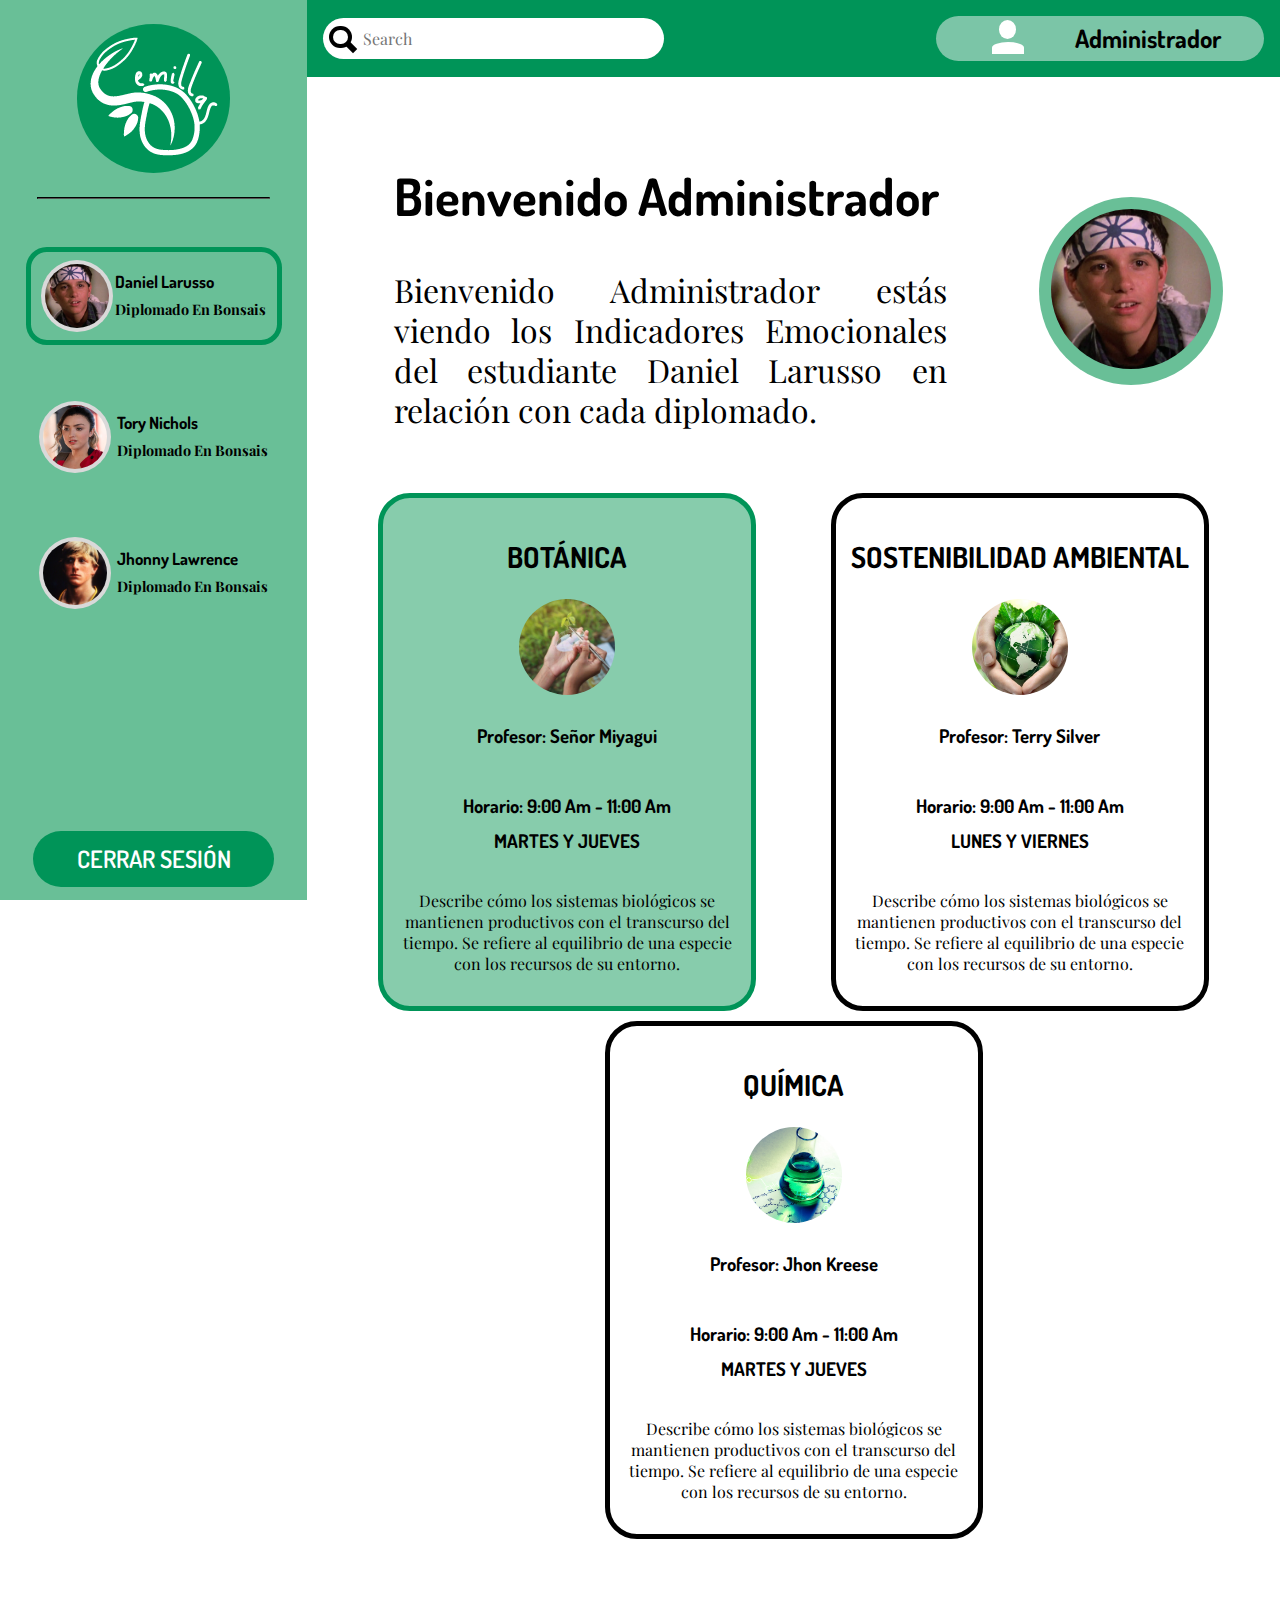
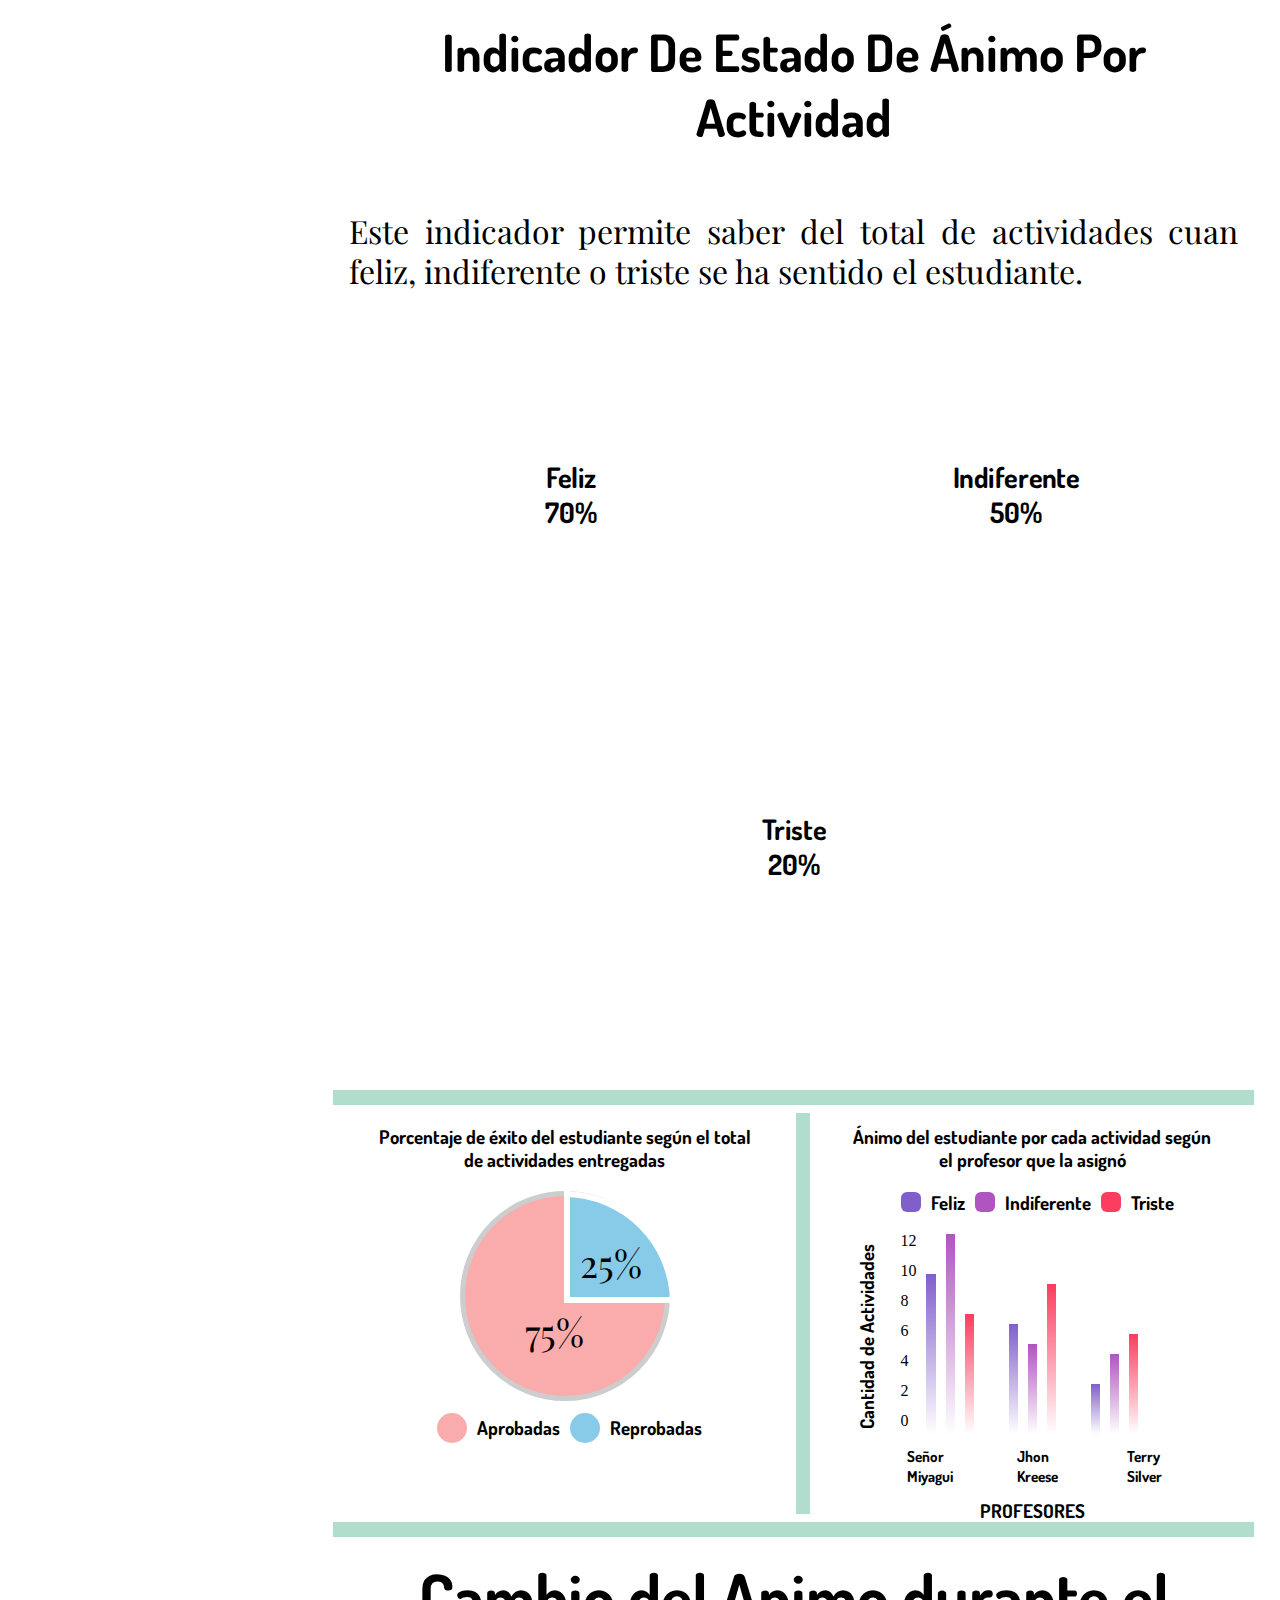
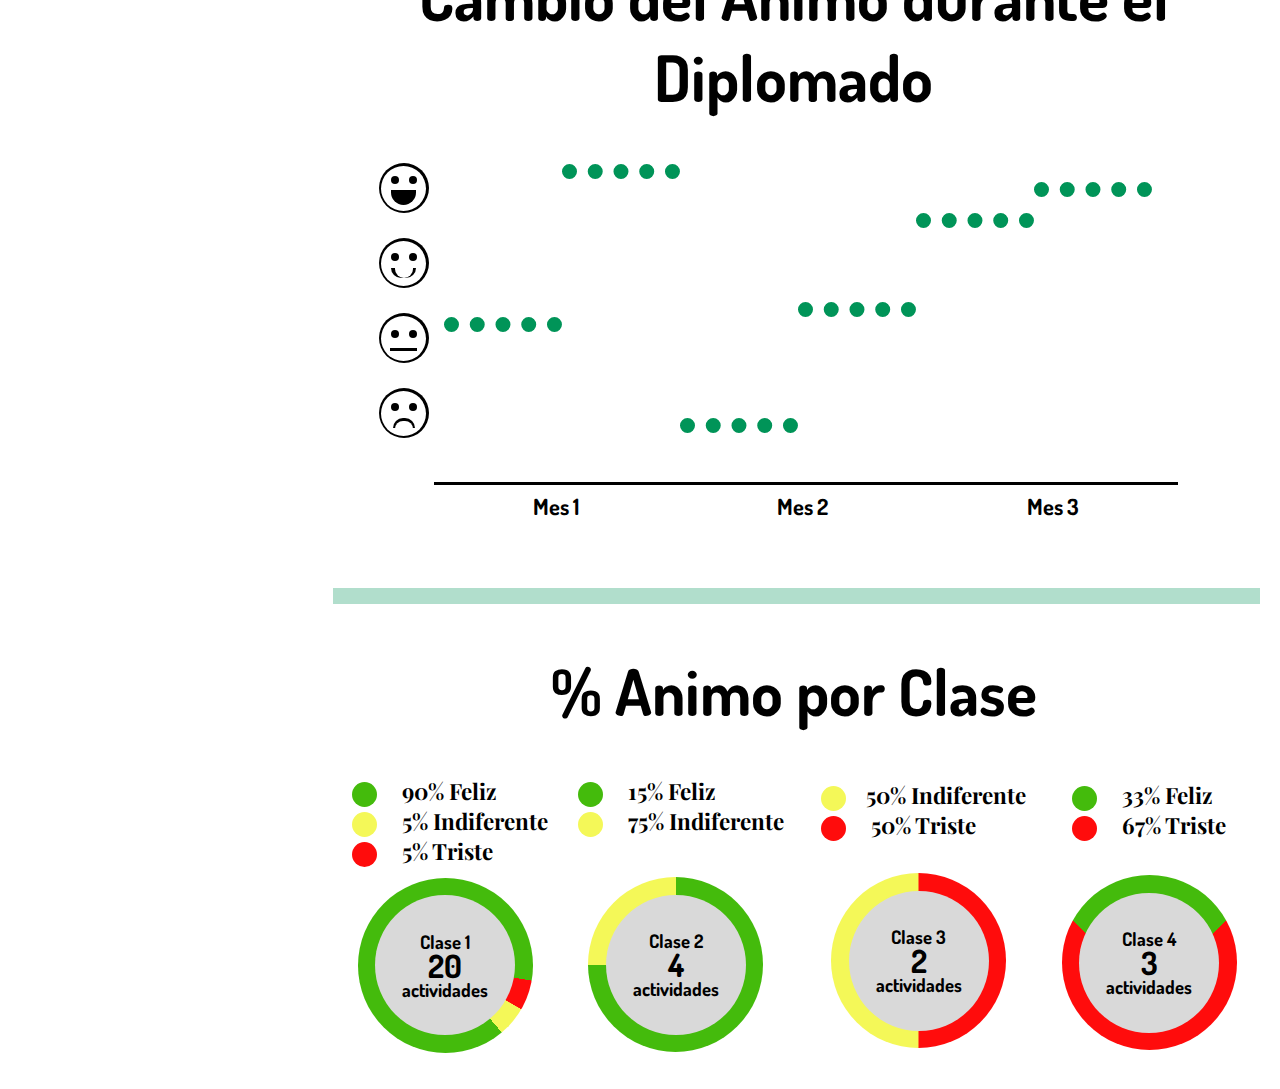
<file: index.html>
<!-- DOCTYPE tiene la función de experar al navegador que versión
   de documento HTML se usará, en este caso es HTML5-->
<!DOCTYPE html>

<!-- Start documento HTML-->
<html lang="en">
<!-- En la parte del HEAD utilizamos etiquetas acordes para importar recursos como el archivo de CSS,
  manifestar el lenguaje estandar para que admita caracteres especiales y la medida estandar para poder trabajar
  responsive -->

<head>
  <meta charset="UTF-8">
  <meta http-equiv="X-UA-Compatible" content="IE=edge">
  <meta name="viewport" content="width=device-width, initial-scale=1.0">
  <!-- Se importa los estilos de CSS -->
  <link rel="stylesheet" href="steven.css">
  <link rel="stylesheet" href="Edward.css">
  <link rel="stylesheet" href="dani.css">
  <!-- Tutulo visaulizable en la pestaña de los navegadores -->
  <title>Semillas | Administrador</title>
  <link rel="shortcut icon" href="Semillas/logoSWhite_1.svg" type="image/x-icon">
</head>

<!-- En la parte de BODY se desarrollar todo lo que se podrá visualizar en el navegador -->
<!-- Start Contenido -->
<body>
  <!-- Steven -->
  <div class="flexLeft">
    <!-- Start Menu lateral -->
    <!-- Input con id="nav" para llamar a su hermano adyacente, en este caso es el menú -->
    <input type="checkbox" id="nav" class="navInput">
    <div class="slideBar">
      <!-- Sección logo -->
      <section class="logo">
        <img src="./Semillas/logoSWhite.png" width="100%" alt="Imagen del estudiante">
      </section>
      <hr>
      <!-- Sección menú de opciones -->
      <nav class="menu">
        <ul>
          <li class="active">
            <a href="">
              <section class="photoStudent">
                <img src="./Semillas/Daniel.jpg" alt="Imagen del estudiante">
              </section>
              <section class="nameStudent">
                <h3>daniel larusso</h3>
                <h4>diplomado en bonsais</h4>
              </section>
            </a>
          </li>
          <li>
            <a href="">
              <section class="photoStudent">
                <img src="./Semillas/Terry.jpg" alt="Imagen del estudiante">
              </section>
              <section class="nameStudent">
                <h3>tory nichols</h3>
                <h4>diplomado en bonsais</h4>
              </section>
            </a>
          </li>
          <li>
            <a href="">
              <section class="photoStudent">
                <img src="./Semillas/Jhonny.jpg" alt="Imagen del estudiante">
              </section>
              <section class="nameStudent">
                <h3>jhonny lawrence</h3>
                <h4>diplomado en bonsais</h4>
              </section>
            </a>
          </li>
        </ul>
      </nav>
      <!-- Sección cerrar sesión -->
      <section class="logOut">
        <a href="">cerrar sesión</a>
      </section>
    </div>
    <!-- End Menu lateral -->
    <div class="flexRight">
      <!-- Start Pop Up -->
      <div class="containerPopUp">
        <!-- Input con id="student" para llamar a su hermano adyacente, en este caso es el pop up -->
        <input type="checkbox" id="student" class="popIn">
        <!-- Seccion Pop Up -->
        <div class="popUp">
          <!-- Seccion encabezado del pop up -->
          <div class="headerPop">
            <section class="top">
              <!-- Por el atributo for="student" llama o cierra al input que tenga el id="student", en este caso llama al pop up -->
              <label for="student">
                <!-- Seccion icono x -->
                <div class="containerX">
                  <div class="line left"></div>
                  <div class="line right"></div>
                </div>
              </label>
            </section>
            <section class="photoStudent">
              <img src="./Semillas/Daniel.jpg" alt="imagen del estudiante">
            </section>
          </div>
          <!-- Seccion cuerpo del pop up -->
          <div class="bodyPop">
            <section class="input">
              <section class="inputText">
                <h3>Daniel Larusso</h3>
              </section>
              <section class="inputText">
                <h3>
                  Daniel es un estudiane modelo y está inscrito en varios de nuestros diplomados, Tiene 18 años y
                  relaciona el ambiente
                  con los deportes.
                </h3>
              </section>
              <section class="inputText">
                <h3>Becado: SÍ</h3>
                <h3>Auxilio: SÍ</h3>
              </section>
            </section>
            <!-- Seccion redes sociales -->
            <section class="socialMedia input">
              <img src="Semillas/instagram.svg" alt="logo Instagram">
              <img src="Semillas/twiter.svg" alt="logo Twiter">
              <img src="Semillas/facebook.svg" alt="logo Facebook">
            </section>
            <!-- Seccion boton -->
            <section class="containerButton">
              <button type="submit">save</button>
            </section>
          </div>
        </div>
      </div>
      <!-- Start Header -->
      <header>
        <div class="containerHeader">
          <!-- Sección menú hamburguesa -->
          <!-- Por el atributo for="nav" llama o cierra al input que tenga el id="nav", en este caso llama al menú lateral -->
          <label for="nav" class="icon">
            <section class="icon">
              <hr>
              <hr>
              <hr>
            </section>
          </label>
          <!-- Sección campo de búsqueda -->
          <section class="search">
            <section class="iconSearch">
              <div class="circle">
                <div class="circleWhite"></div>
              </div>
              <div class="line"></div>
              <input type="text" placeholder="search">
            </section>
          </section>
          <!-- Sección de usuario -->
          <section class="userFlex">
            <section class="user">
              <section class="iconUserHead"></section>
              <section class="iconUserBody"></section>
            </section>
            <h3>Administrador</h3>
          </section>
        </div>
      </header>
      <!-- End Header -->

      <!-- Start Main -->
      <main>
        <!-- Start Sección Bienvenida -->
        <div class="welcome">
          <!-- Seccion de foto del estudiante -->
          <section class="photoStudent">
            <!-- Por el atributo for="student" llama o cierra al input que tenga el id="student", en este caso llama al pop up -->
            <label for="student">
              <img src="./Semillas/Daniel.jpg" alt="Imagen del estudiante">
            </label>
          </section>
          <!-- Seccion de la descripción de Bienvenida -->
          <section class="description">
            <h2>bienvenido administrador</h2>
            <p>
              Bienvenido Administrador estás viendo los Indicadores Emocionales del estudiante Daniel Larusso en
              relación
              con cada diplomado.
            </p>
          </section>
        </div>
        <!-- End Sección Bienvenida -->

        <!-- Start Sección Diplomados -->
        <div class="agreeContainer">
          <!-- Seccion primera tarjeta -->
          <a href="">
            <div class="agree active">
              <h2>botánica</h2>
              <img src="./Semillas/botanica.jpg" width="100" height="100" alt="Imagen alusiva a la botanica">
              <h3>profesor: señor miyagui</h3>
              <h3>horario: 9:00 am - 11:00 am <br><span>martes y jueves</span></h3>
              <p>
                Describe cómo los sistemas biológicos se mantienen productivos con el transcurso del tiempo. Se refiere
                al
                equilibrio de
                una especie con los recursos de su entorno.
              </p>
            </div>
          </a>
          <!-- Seccion segunda tarjeta -->
          <a href="">
            <div class="agree">
              <h2>sostenibilidad ambiental</h2>
              <img src="./Semillas/sostenibilidad.jpg" width="100" height="100"
                alt="Imagen alusiva a la sostenibilidad ambiental">
              <h3>profesor: terry silver</h3>
              <h3>horario: 9:00 am - 11:00 am <br><span>lunes y viernes</span></h3>
              <p>
                Describe cómo los sistemas biológicos se mantienen productivos con el transcurso del tiempo. Se refiere
                al
                equilibrio de
                una especie con los recursos de su entorno.
              </p>
            </div>
          </a>
          <!-- Seccion tercera tarjeta -->
          <a href="">
            <div class="agree">
              <h2>química</h2>
              <img src="./Semillas/quimica.jpg" width="100" height="100" alt="Imagen alusiva a la quimica">
              <h3>profesor: jhon kreese</h3>
              <h3>horario: 9:00 am - 11:00 am <br><span>martes y jueves</span></h3>
              <p>
                Describe cómo los sistemas biológicos se mantienen productivos con el transcurso del tiempo. Se refiere
                al
                equilibrio de
                una especie con los recursos de su entorno.
              </p>
            </div>
          </a>
        </div>
        <!-- End Sección Diplomados -->

        <!-- Strat sección gráfica media luna -->
        <div class="stateOfMind">
          <section class="titleState">
            <h1>Indicador de Estado de ánimo por actividad</h1>
            <h4>
              Este indicador permite saber del total de actividades cuan feliz, indiferente o triste se ha sentido el
              estudiante.
            </h4>
          </section>
          <div class="graphContainer">
            <section class="graphCircle happy">
              <section class="circle circleOuter"></section>
              <section class="circle circleInner">
                <h3>feliz<br>70%</h3>
              </section>
            </section>
            <section class="graphCircle indifferent">
              <section class="circle circleOuter"></section>
              <section class="circle circleInner">
                <h3>indiferente<br>50%</h3>
              </section>
            </section>
            <section class="graphCircle sad">
              <section class="circle circleOuter"></section>
              <section class="circle circleInner">
                <h3>triste<br>20%</h3>
              </section>
            </section>
          </div>
        </div>
        <div class="lineaSuperior"></div>
        <!-- End sección gráfica media luna -->
        <!-- Edwar -->
        <div class="division">
          <section class="pTorta">
        
            <h1>Porcentaje de éxito del estudiante según el total de actividades entregadas</h1>
            <div class="laTorta">
        
              <div class="torta">
                <!-- primera parte de la torta  rosado -->
                <p>75%</p>
                <div class="un4DeTorta">
                  <!-- parte de la torta azul -->
                  <p>25%</p>
                </div>
              </div>
            </div>
        
            <div class="circulito">
              <div class="pequeño">
                <div class="circulo p1">
                </div>
                <div class="texto">
                  <h2>Aprobadas</h2>
                </div>
                <div class="pequeño">
                  <div class="circulo p2">
                  </div>
                  <div class="texto">
                    <h2>Reprobadas</h2>
                  </div>
                </div>
              </div>
            </div>
          </section>
          <hr> 
          <!-- parte de la grafica de barras  -->
          <section class="container">
            <div class="barras">
              <h1>Ánimo del estudiante por cada actividad según el profesor que la asignó</h1>
            </div>
            <div class="cuadro">
              <div class="pequeñocu">
                <div class="cuadroo c1">
                </div>
                <div class="textocu">
                  <h2>Feliz</h2>
                </div>
                <div class="cuadroo c2">
                </div>
                <div class="textocu">
                  <h2>Indiferente</h2>
                </div>
                <div class="cuadroo c3">
                </div>
                <div class="textocu">
                  <h2>Triste</h2>
                </div>
              </div>
            </div>
            <div class="inicioBarras">
              <h1>Cantidad de Actividades</h1>
              <ul>
                <li>12</li>
                <li>10</li>
                <li>8</li>
                <li>6</li>
                <li>4</li>
                <li>2</li>
                <li>0</li>
              </ul>
              <div class="barrasLate">
                <div class="primera b1 ">
        
                </div>
                <div class="primera b2 ">
        
                </div>
                <div class="primera b3 ">
        
                </div>
                <div class="primera b4 ">
        
                </div>
                <div class="primera b5 ">
        
                </div>
                <div class="primera b6 ">
        
                </div>
                <div class="primera b7 ">
        
                </div>
                <div class="primera b8 ">
        
                </div>
                <div class="primera b9 ">
        
                </div>
              </div>
        
            </div>
            <div class="profes">
              <!-- TEXTO DE PROFES  -->
              <h2>Señor Miyagui</h2>
              <h2>Jhon Kreese</h2>
              <h2>Terry Silver</h2>
            </div>
            <div class="profe">
              <h1>PROFESORES</h1>
            </div>
          </section>
        </div>
        <!-- Daniela -->
        <!-- Inicio Grafica Lineal -->
        <div id="linealDani">
          <div class="lineaSuperior"></div>
          <h2 class="tituloGrafica">Cambio del Animo durante el <br />Diplomado</h2>
          <div class="espacioGraficaD">
            <div class="varVerticalD">
              <div class="carita 1">
                <div class="cutis">
                  <div class="ojitos">
                    <div class="ojo 1"></div>
                    <div class="ojo 2"></div>
                  </div>
                  <div class="boquitaA">
                  </div>
                </div>
              </div>
              <div class="intermedia"></div>
              <div class="carita 2">
                <div class="cutis">
                  <div class="ojitos">
                    <div class="ojo 1"></div>
                    <div class="ojo 2"></div>
                  </div>
                  <div class="boquitaf">
                    <div class="boquitaf1"></div>
                  </div>
                </div>
              </div>
              <div class="intermedia"></div>
              <div class="carita 3">
                <div class="cutis">
                  <div class="ojitos">
                    <div class="ojo 1"></div>
                    <div class="ojo 2"></div>
                  </div>
                  <div class="boquitaN"></div>
                </div>
              </div>
              <div class="intermedia"></div>
              <div class="carita 4">
                <div class="cutis">
                  <div class="ojitos">
                    <div class="ojo 1"></div>
                    <div class="ojo 2"></div>
                  </div>
                  <div class="boquitat">
                    <div class="boquitat1"></div>
                  </div>
                </div>
              </div>
            </div>
            <div class="cuadritoD2"></div>
            <div class="contenD">
              <div class="m11"></div>
              <div class="m12"></div>
              <div class="m21"></div>
              <div class="m22"></div>
              <div class="m31"></div>
              <div class="m32"></div>
            </div>
          </div>
          <div id="abajoD">
            <div class="cuadritoD"></div>
            <div id="textoHorizontalD">
              <h3>Mes 1</h3>
              <h3>Mes 2</h3>
              <h3>Mes 3</h3>
            </div>
          </div>
        </div>
        <!-- Fin Grafica Lineal -->
        <!-- Inicio TortasDani -->
        <div id="tortasDani">
          <div class="lineaSuperior"></div>
          <h2 class="tituloGrafica">
            % Animo por Clase
          </h2>
          <div id="clasesD">
            <div class="tabletD 1">
              <div class="clase 1">
                <div id="contenedorPorcentajesD">
                  <div class="verdeD">
                    <div class="circulo"></div>
                    <h4> &nbsp;&nbsp; 90% Feliz</h4>
                  </div>
                  <div class="amarilloD">
                    <div class="circulo"></div>
                    <h4> &nbsp;&nbsp; 5% Indiferente</h4>
                  </div>
                  <div class="rojoD">
                    <div class="circulo"></div>
                    <h4>&nbsp;&nbsp; 5% Triste</h4>
                  </div>
                </div>
                <div class="contenedorTortaD">
                  <div class="circuloExteriorD1">
                    <div class="contenedorCD">
                      <div class="textoIntD">
                        <h3>Clase 1</h3>
                        <h1>20</h1>
                        <h3>actividades</h3>
                      </div>
                    </div>
                  </div>
                </div>
              </div>
              <div class="clase 2">
                <div id="contenedorPorcentajesD">
                  <div class="verdeD">
                    <div class="circulo"></div>
                    <h4> &nbsp;&nbsp; 15% Feliz</h4>
                  </div>
                  <div class="amarilloD">
                    <div class="circulo"></div>
                    <h4> &nbsp;&nbsp; 75% Indiferente</h4>
                  </div>
                  <div class="blancoD">
                    <div class="circulo"></div>
                    <h4>&nbsp;&nbsp; 5% Triste</h4>
                  </div>
                </div>
                <div class="contenedorTortaD">
                  <div class="circuloExteriorD2">
                    <div class="contenedorCD">
                      <div class="circuloD"></div>
                      <div class="textoIntD">
                        <h3>Clase 2</h3>
                        <h1>4</h1>
                        <h3>actividades</h3>
                      </div>
                    </div>
                  </div>
                </div>
              </div>
            </div>
            <div class="tabletD 2">
              <div class="clase 3">
                <div id="contenedorPorcentajesD">
                  <div class="amarilloD">
                    <div class="circulo"></div>
                    <h4>&nbsp;&nbsp;50% Indiferente</h4>
                  </div>
                  <div class="rojoD">
                    <div class="circulo"></div>
                    <h4>&nbsp;&nbsp; 50% Triste</h4>
                  </div>
                  <div class="blancoD">
                    <div class="circulo"></div>
                    <h4>&nbsp;&nbsp; 5% Triste</h4>
                  </div>
                </div>
                <div class="contenedorTortaD">
                  <div class="circuloExteriorD3">
                    <div class="contenedorCD">
                      <div class="textoIntD">
                        <h3>Clase 3</h3>
                        <h1>2</h1>
                        <h3>actividades</h3>
                      </div>
                    </div>
                  </div>
                </div>
              </div>
              <div class="clase 4">
                <div id="contenedorPorcentajesD">
        
                  <div class="verdeD">
                    <div class="circulo"></div>
                    <h4> &nbsp;&nbsp; 33% Feliz</h4>
                  </div>
                  <div class="rojoD">
                    <div class="circulo"></div>
                    <h4>&nbsp;&nbsp; 67% Triste</h4>
                  </div>
                  <div class="blancoD">
                    <div class="circulo"></div>
                    <h4>&nbsp;&nbsp; 5% Triste</h4>
                  </div>
                </div>
                <div class="contenedorTortaD">
                  <div class="circuloExteriorD4">
                    <div class="contenedorCD">
                      <div class="textoIntD">
                        <h3>Clase 4</h3>
                        <h1>3</h1>
                        <h3>actividades</h3>
                      </div>
                    </div>
                  </div>
                </div>
              </div>
            </div>
          </div>
        </div>
        <!-- Fin TortasDani-->
      </main>
      <!-- End Main -->
    </div>
  </div>
</body>
<!-- End Contenido -->

</html>
<!-- End documento HTML-->
</file>
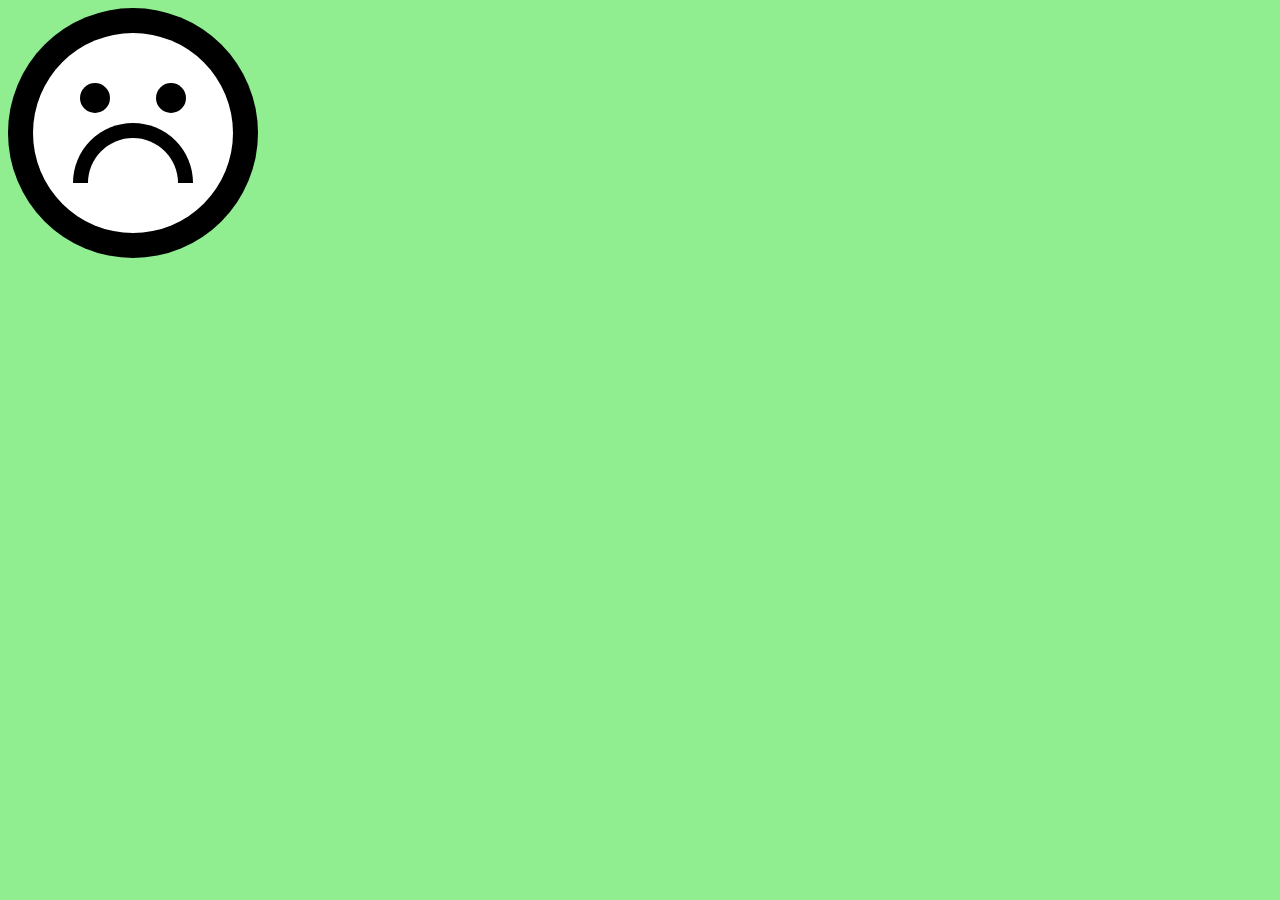
<file: carita.html>
<!DOCTYPE html>
<html lang="en">
<head>
    <meta charset="UTF-8">
    <meta http-equiv="X-UA-Compatible" content="IE=edge">
    <meta name="viewport" content="width=device-width, initial-scale=1.0">
    <LINK REL=StyleSheet HREF="carita.css" TYPE="text/css" MEDIA=screen>
    <title>Carita</title>
</head>
<body>
    <div class="carita 1">
        <div class="cutis">
            <div class="ojitos">
                <div class="ojo 1"></div>
                <div class="ojo 2"></div>
            </div>
            <div class="boquita">
                <div class="boquita1"></div>
            </div>
        </div>
    </div>
</body>
</html>
</file>
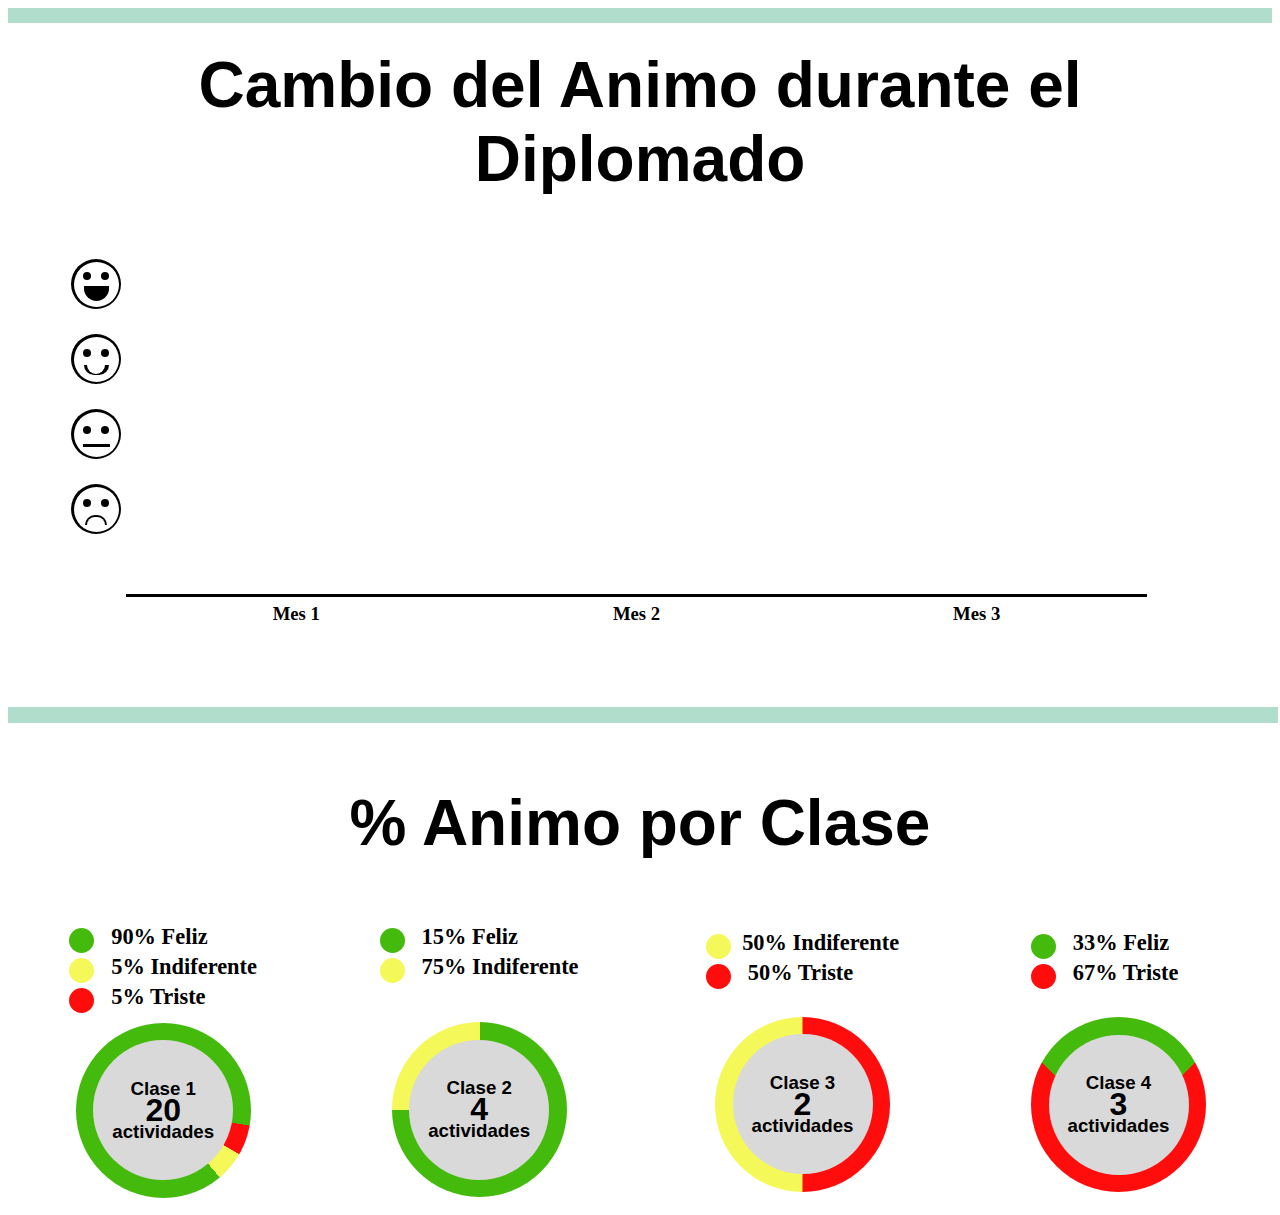
<file: dani.html>
<!DOCTYPE html>
<html lang="en">
<head>
  <meta charset="UTF-8">
  <meta http-equiv="X-UA-Compatible" content="IE=edge">
  <meta name="viewport" content="width=device-width, initial-scale=1.0">
  <link REL=StyleSheet HREF="dani.css" TYPE="text/css" MEDIA=screen>
  <title>Semillas</title>
</head>
<body>
  <!-- Steven -->
  <!-- Edwar -->

<!-- Daniela -->
<!-- Inicio Grafica Lineal -->
<div id="linealDani">
  <div class="lineaSuperior"></div>
  <h2 class="tituloGrafica">Cambio del Animo durante el <br/>Diplomado</h2>
  <div class="espacioGraficaD">
    <div class="varVerticalD">
      <div class="carita 1">
        <div class="cutis">
          <div class="ojitos">
              <div class="ojo 1"></div>
              <div class="ojo 2"></div>
          </div>
          <div class="boquitaA">
          </div>
        </div>
      </div>
      <div class="intermedia"></div>
      <div class="carita 2">
        <div class="cutis">
          <div class="ojitos">
              <div class="ojo 1"></div>
              <div class="ojo 2"></div>
          </div>
          <div class="boquitaf">
              <div class="boquitaf1"></div>
          </div>
        </div>
      </div>
      <div class="intermedia"></div>
      <div class="carita 3">
        <div class="cutis">
            <div class="ojitos">
                <div class="ojo 1"></div>
                <div class="ojo 2"></div>
            </div>
            <div class="boquitaN"></div>
        </div>
      </div>
      <div class="intermedia"></div>
      <div class="carita 4">
        <div class="cutis">
            <div class="ojitos">
                <div class="ojo 1"></div>
                <div class="ojo 2"></div>
            </div>
            <div class="boquitat">
                <div class="boquitat1"></div>
            </div>
        </div>
      </div>
    </div>
    <div class="cuadritoD2"></div>
    <div class="contenD">
      <div class="asciende a1">
      </div>
      <div class="horizontalA d1"></div>
      <div class="horizontalB1 d2"></div>
      <div class="desciende">
      </div>
      <div class="blanco"></div>
      <div class="asciendeD3 a3">
      </div>
      <div class="horizontalA d3"></div>
      <div class="horizontalB2 d4"></div>
      <div class="asciendeD4 a4"></div>
    </div>
      <!--
      <div class="Mes">
        <div class="cambio"></div>
        <div class="cambio"></div>
      </div>
      <div class="Mes">
        <div class="cambio"></div>
        <div class="cambio"></div>
      </div>
      <div class="Mes">
        <div class="cambio"></div>
        <div class="cambio"></div>
      </div>
    </div>
  -->
    </div>
  </div>
  <div id="abajoD">
    <div class="cuadritoD"></div>
    <div id="textoHorizontalD">
      <h3>Mes 1</h3> <h3>Mes 2</h3> <h3>Mes 3</h3>
    </div> 
  </div>
</div>
<!-- Fin Grafica Lineal -->
<!-- Inicio TortasDani -->
<div id="tortasDani">
  <div class="lineaSuperior"></div>
  <h2 class="tituloGrafica">
    % Animo por Clase
  </h2>
  <div id="clasesD">
    <div class="tabletD 1">
      <div class="clase 1">
        <div id="contenedorPorcentajesD">
              <div class="verdeD">
                <div class="circulo"></div><h4> &nbsp;&nbsp; 90% Feliz</h4>
              </div>
              <div class="amarilloD">
                <div class="circulo"></div>
                <h4> &nbsp;&nbsp; 5% Indiferente</h4>
              </div>
              <div class="rojoD">
                <div class="circulo"></div>
                <h4>&nbsp;&nbsp; 5% Triste</h4>
              </div>        
        </div>
        <div class="contenedorTortaD">
          <div class="circuloExteriorD1">
            <div class="contenedorCD">
              <div class="textoIntD"><h3>Clase 1</h3><h1>20</h1><h3>actividades</h3></div>
            </div>
          </div>
        </div>
      </div>
      <div class="clase 2">
        <div id="contenedorPorcentajesD">
          <div class="verdeD">
            <div class="circulo"></div><h4> &nbsp;&nbsp; 15% Feliz</h4>
          </div>
          <div class="amarilloD">
            <div class="circulo"></div>
            <h4> &nbsp;&nbsp; 75% Indiferente</h4>
          </div>
          <div class="blancoD">
            <div class="circulo"></div>
            <h4>&nbsp;&nbsp; 5% Triste</h4>
          </div> 
        </div>
        <div class="contenedorTortaD">
          <div class="circuloExteriorD2">
            <div class="contenedorCD">
              <div class="circuloD"></div>
              <div class="textoIntD"><h3>Clase 2</h3><h1>4</h1><h3>actividades</h3></div>
            </div>
          </div>
        </div>
      </div>
    </div>
    <div class="tabletD 2">
      <div class="clase 3">
        <div id="contenedorPorcentajesD">
          <div class="amarilloD">
            <div class="circulo"></div>
            <h4>&nbsp;&nbsp;50% Indiferente</h4>
          </div>
          <div class="rojoD">
            <div class="circulo"></div>
            <h4>&nbsp;&nbsp; 50% Triste</h4>
          </div>  
          <div class="blancoD">
            <div class="circulo"></div>
            <h4>&nbsp;&nbsp; 5% Triste</h4>
          </div>
        </div>
        <div class="contenedorTortaD">
          <div class="circuloExteriorD3">
            <div class="contenedorCD">
              <div class="textoIntD"><h3>Clase 3</h3><h1>2</h1><h3>actividades</h3></div>
            </div>
          </div>
        </div>
      </div>
      <div class="clase 4">
        <div id="contenedorPorcentajesD">

          <div class="verdeD">
            <div class="circulo"></div><h4> &nbsp;&nbsp; 33% Feliz</h4>
          </div>
          <div class="rojoD">
            <div class="circulo"></div>
            <h4>&nbsp;&nbsp; 67% Triste</h4>
          </div>  
          <div class="blancoD">
            <div class="circulo"></div>
            <h4>&nbsp;&nbsp; 5% Triste</h4>
          </div> 
        </div>
        <div class="contenedorTortaD">
          <div class="circuloExteriorD4">
            <div class="contenedorCD">
              <div class="textoIntD"><h3>Clase 4</h3><h1>3</h1><h3>actividades</h3></div>
            </div>
          </div>
        </div>
      </div>
    </div>
  </div>
</div>
<!-- Fin TortasDani-->
</body>
</html>
</file>
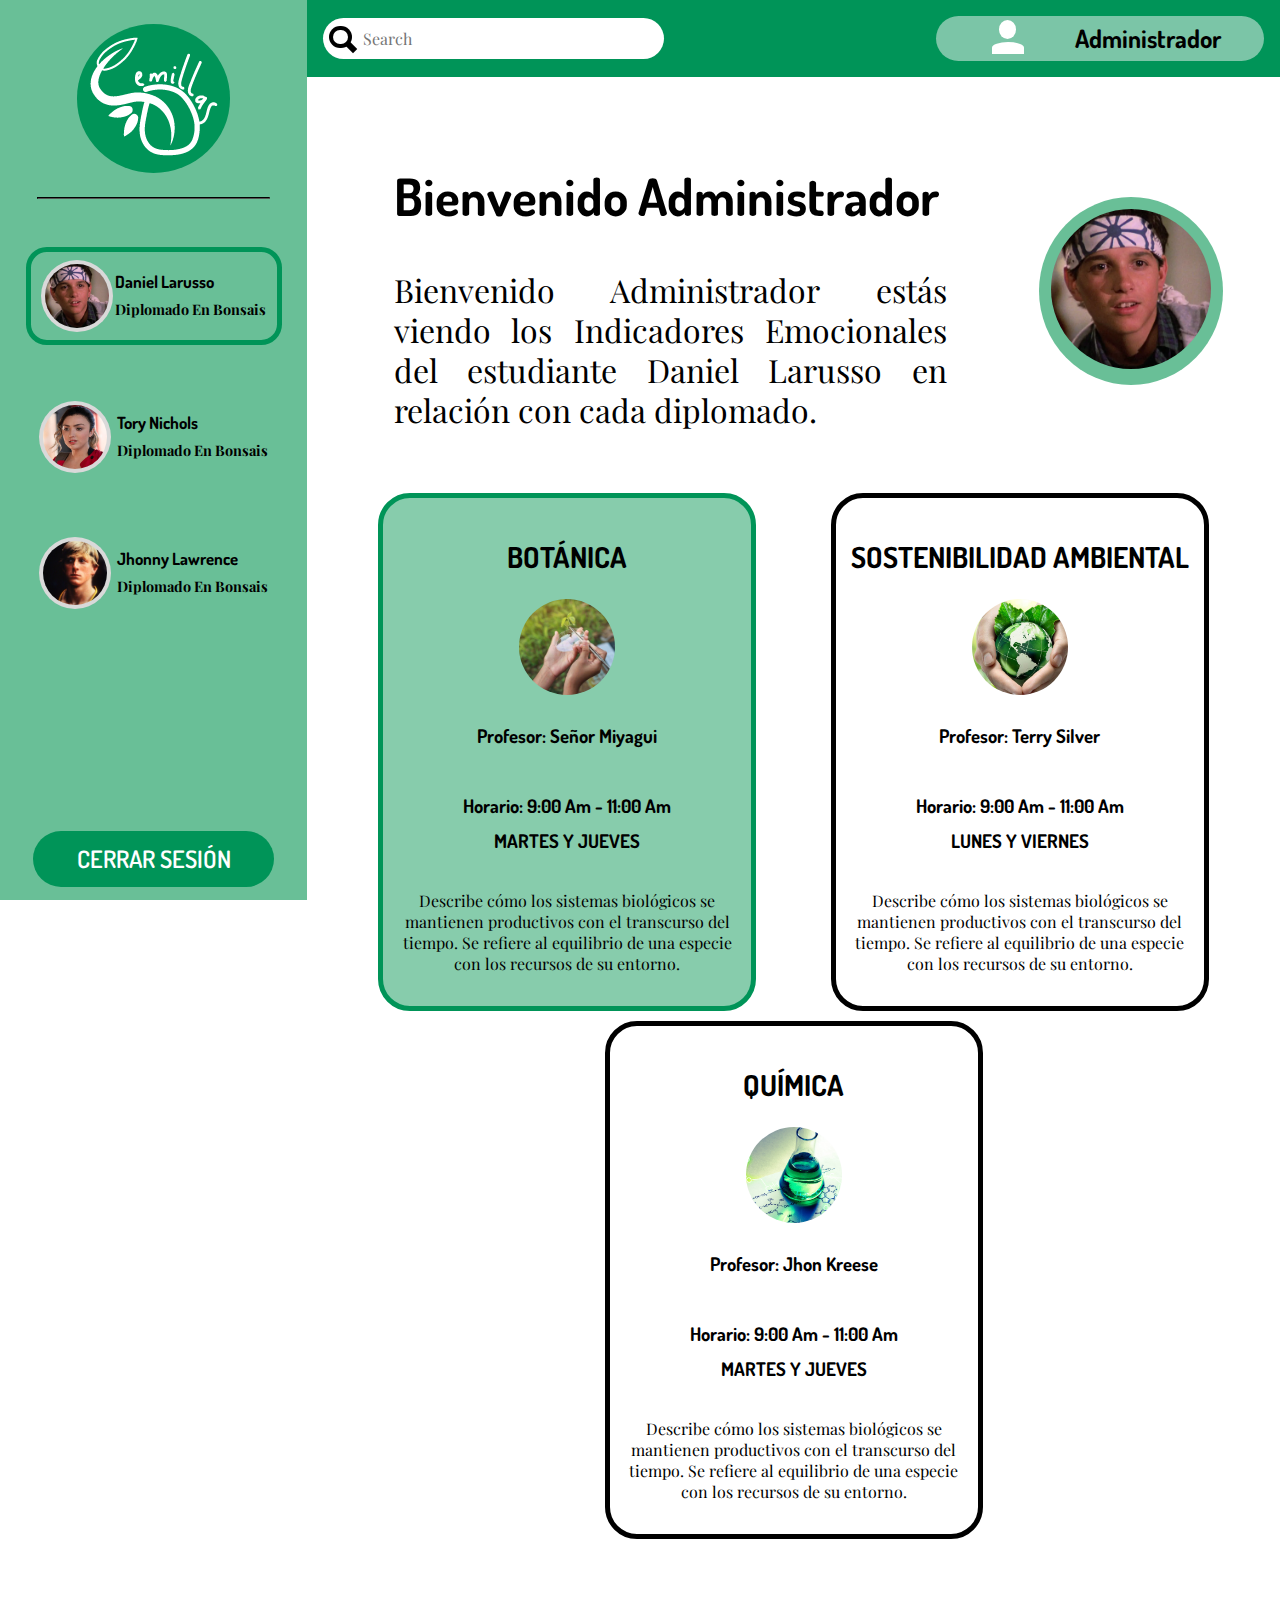
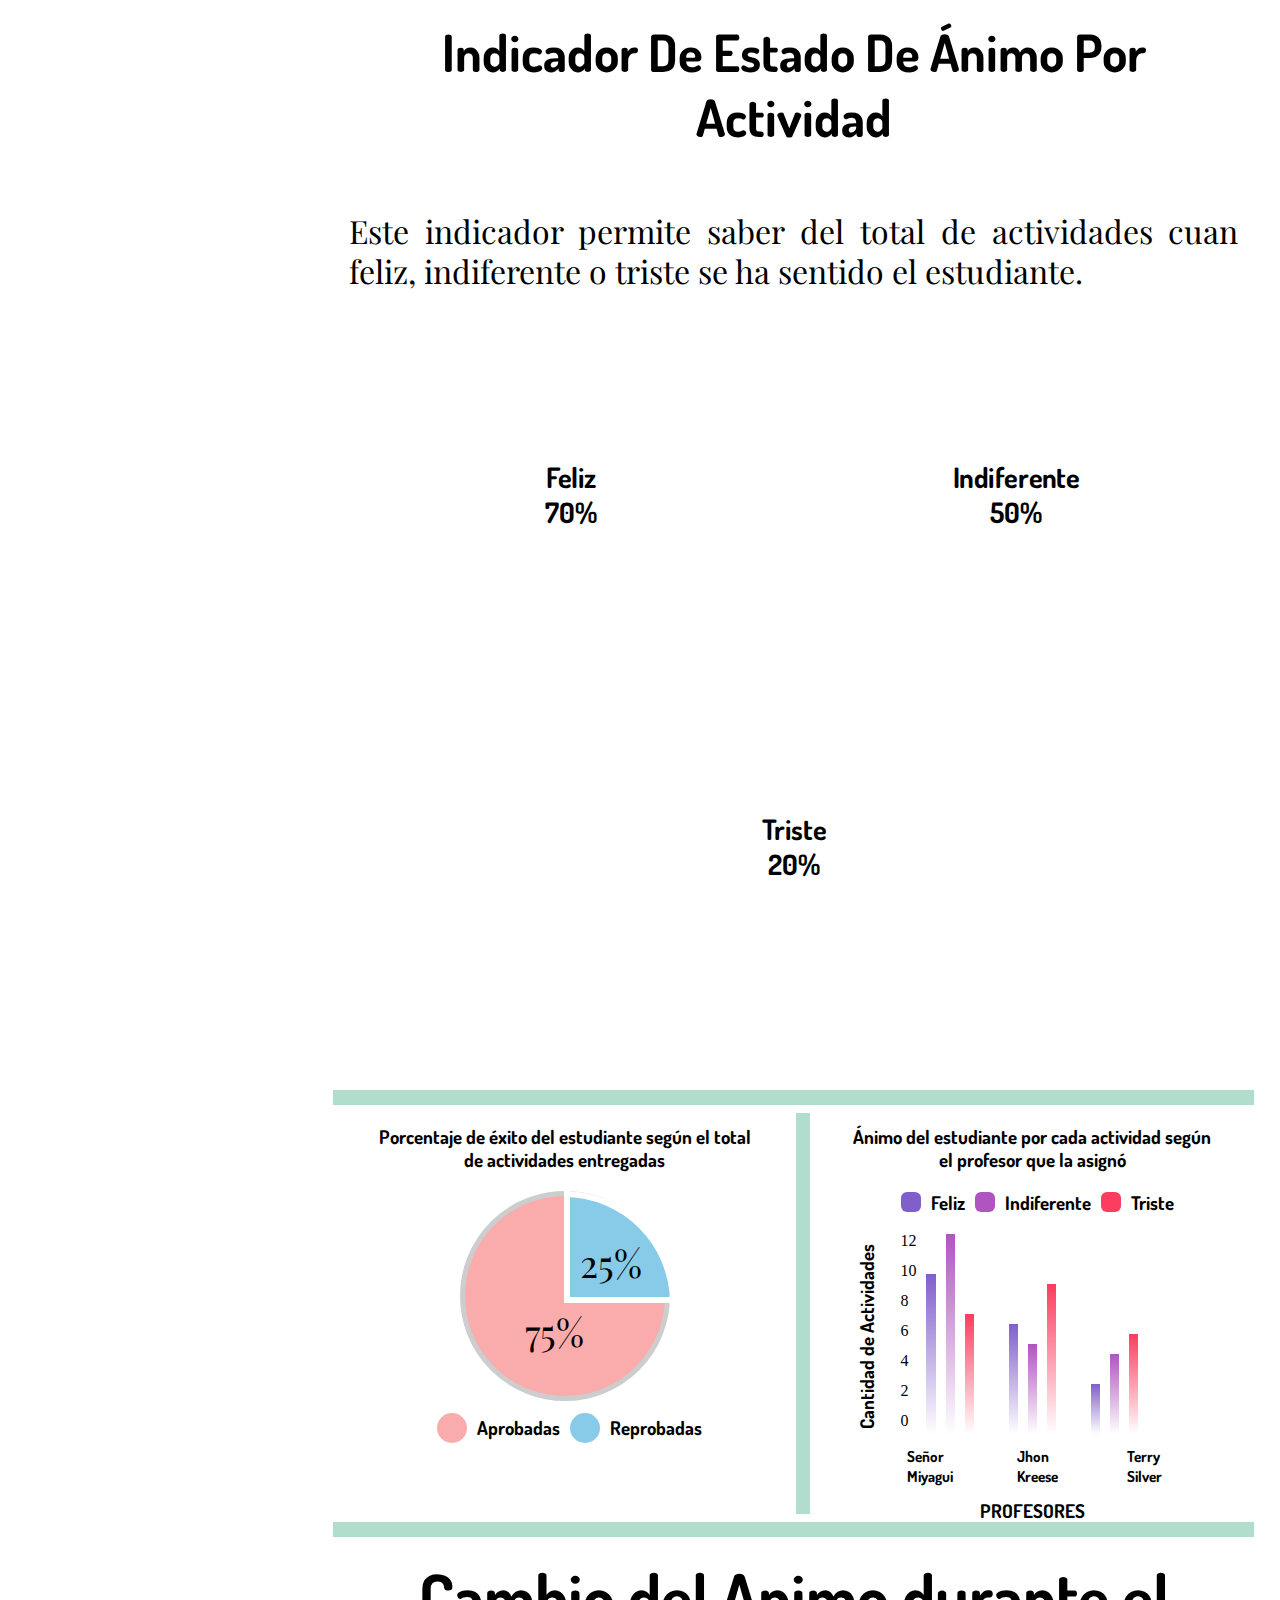
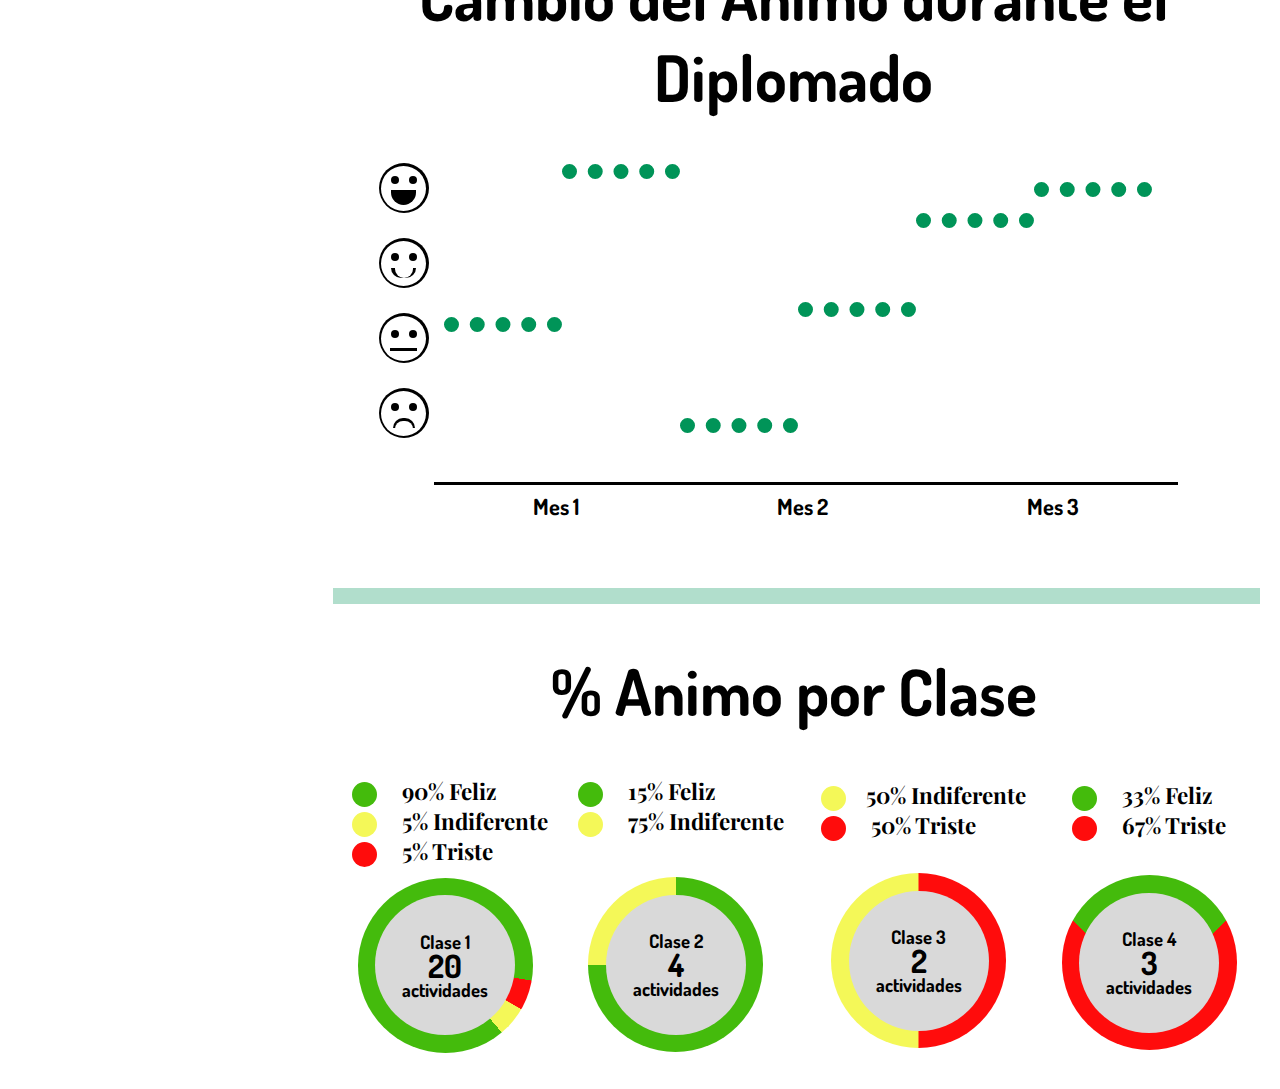
<file: dashboard.html>
<!-- DOCTYPE tiene la función de experar al navegador que versión
   de documento HTML se usará, en este caso es HTML5-->
<!DOCTYPE html>

<!-- Start documento HTML-->
<html lang="en">
<!-- En la parte del HEAD utilizamos etiquetas acordes para importar recursos como el archivo de CSS,
  manifestar el lenguaje estandar para que admita caracteres especiales y la medida estandar para poder trabajar
  responsive -->

<head>
  <meta charset="UTF-8">
  <meta http-equiv="X-UA-Compatible" content="IE=edge">
  <meta name="viewport" content="width=device-width, initial-scale=1.0">
  <!-- Se importa los estilos de CSS -->
  <link rel="stylesheet" href="steven.css">
  <link rel="stylesheet" href="Edward.css">
  <link rel="stylesheet" href="dani.css">
  <!-- Tutulo visaulizable en la pestaña de los navegadores -->
  <title>Semillas | Administrador</title>
</head>

<!-- En la parte de BODY se desarrollar todo lo que se podrá visualizar en el navegador -->
<!-- Start Contenido -->
<body>
  <!-- Steven -->
  <div class="flexLeft">
    <!-- Start Menu lateral -->
    <!-- Input con id="nav" para llamar a su hermano adyacente, en este caso es el menú -->
    <input type="checkbox" id="nav" class="navInput">
    <div class="slideBar">
      <!-- Sección logo -->
      <section class="logo">
        <img src="./Semillas/logoSWhite.png" width="100%" alt="Imagen del estudiante">
      </section>
      <hr>
      <!-- Sección menú de opciones -->
      <nav class="menu">
        <ul>
          <li class="active">
            <a href="">
              <section class="photoStudent">
                <img src="./Semillas/Daniel.jpg" alt="Imagen del estudiante">
              </section>
              <section class="nameStudent">
                <h3>daniel larusso</h3>
                <h4>diplomado en bonsais</h4>
              </section>
            </a>
          </li>
          <li>
            <a href="">
              <section class="photoStudent">
                <img src="./Semillas/Terry.jpg" alt="Imagen del estudiante">
              </section>
              <section class="nameStudent">
                <h3>tory nichols</h3>
                <h4>diplomado en bonsais</h4>
              </section>
            </a>
          </li>
          <li>
            <a href="">
              <section class="photoStudent">
                <img src="./Semillas/Jhonny.jpg" alt="Imagen del estudiante">
              </section>
              <section class="nameStudent">
                <h3>jhonny lawrence</h3>
                <h4>diplomado en bonsais</h4>
              </section>
            </a>
          </li>
        </ul>
      </nav>
      <!-- Sección cerrar sesión -->
      <section class="logOut">
        <a href="">cerrar sesión</a>
      </section>
    </div>
    <!-- End Menu lateral -->
    <div class="flexRight">
      <!-- Start Pop Up -->
      <div class="containerPopUp">
        <!-- Input con id="student" para llamar a su hermano adyacente, en este caso es el pop up -->
        <input type="checkbox" id="student" class="popIn">
        <!-- Seccion Pop Up -->
        <div class="popUp">
          <!-- Seccion encabezado del pop up -->
          <div class="headerPop">
            <section class="top">
              <!-- Por el atributo for="student" llama o cierra al input que tenga el id="student", en este caso llama al pop up -->
              <label for="student">
                <!-- Seccion icono x -->
                <div class="containerX">
                  <div class="line left"></div>
                  <div class="line right"></div>
                </div>
              </label>
            </section>
            <section class="photoStudent">
              <img src="./Semillas/Daniel.jpg" alt="imagen del estudiante">
            </section>
          </div>
          <!-- Seccion cuerpo del pop up -->
          <div class="bodyPop">
            <section class="input">
              <section class="inputText">
                <h3>Daniel Larusso</h3>
              </section>
              <section class="inputText">
                <h3>
                  Daniel es un estudiane modelo y está inscrito en varios de nuestros diplomados, Tiene 18 años y
                  relaciona el ambiente
                  con los deportes.
                </h3>
              </section>
              <section class="inputText">
                <h3>Becado: SÍ</h3>
                <h3>Auxilio: SÍ</h3>
              </section>
            </section>
            <!-- Seccion redes sociales -->
            <section class="socialMedia input">
              <img src="Semillas/instagram.svg" alt="logo Instagram">
              <img src="Semillas/twiter.svg" alt="logo Twiter">
              <img src="Semillas/facebook.svg" alt="logo Facebook">
            </section>
            <!-- Seccion boton -->
            <section class="containerButton">
              <button type="submit">save</button>
            </section>
          </div>
        </div>
      </div>
      <!-- Start Header -->
      <header>
        <div class="containerHeader">
          <!-- Sección menú hamburguesa -->
          <!-- Por el atributo for="nav" llama o cierra al input que tenga el id="nav", en este caso llama al menú lateral -->
          <label for="nav" class="icon">
            <section class="icon">
              <hr>
              <hr>
              <hr>
            </section>
          </label>
          <!-- Sección campo de búsqueda -->
          <section class="search">
            <section class="iconSearch">
              <div class="circle">
                <div class="circleWhite"></div>
              </div>
              <div class="line"></div>
              <input type="text" placeholder="search">
            </section>
          </section>
          <!-- Sección de usuario -->
          <section class="userFlex">
            <section class="user">
              <section class="iconUserHead"></section>
              <section class="iconUserBody"></section>
            </section>
            <h3>Administrador</h3>
          </section>
        </div>
      </header>
      <!-- End Header -->

      <!-- Start Main -->
      <main>
        <!-- Start Sección Bienvenida -->
        <div class="welcome">
          <!-- Seccion de foto del estudiante -->
          <section class="photoStudent">
            <!-- Por el atributo for="student" llama o cierra al input que tenga el id="student", en este caso llama al pop up -->
            <label for="student">
              <img src="./Semillas/Daniel.jpg" alt="Imagen del estudiante">
            </label>
          </section>
          <!-- Seccion de la descripción de Bienvenida -->
          <section class="description">
            <h2>bienvenido administrador</h2>
            <p>
              Bienvenido Administrador estás viendo los Indicadores Emocionales del estudiante Daniel Larusso en
              relación
              con cada diplomado.
            </p>
          </section>
        </div>
        <!-- End Sección Bienvenida -->

        <!-- Start Sección Diplomados -->
        <div class="agreeContainer">
          <!-- Seccion primera tarjeta -->
          <a href="">
            <div class="agree active">
              <h2>botánica</h2>
              <img src="./Semillas/botanica.jpg" width="100" height="100" alt="Imagen alusiva a la botanica">
              <h3>profesor: señor miyagui</h3>
              <h3>horario: 9:00 am - 11:00 am <br><span>martes y jueves</span></h3>
              <p>
                Describe cómo los sistemas biológicos se mantienen productivos con el transcurso del tiempo. Se refiere
                al
                equilibrio de
                una especie con los recursos de su entorno.
              </p>
            </div>
          </a>
          <!-- Seccion segunda tarjeta -->
          <a href="">
            <div class="agree">
              <h2>sostenibilidad ambiental</h2>
              <img src="./Semillas/sostenibilidad.jpg" width="100" height="100"
                alt="Imagen alusiva a la sostenibilidad ambiental">
              <h3>profesor: terry silver</h3>
              <h3>horario: 9:00 am - 11:00 am <br><span>lunes y viernes</span></h3>
              <p>
                Describe cómo los sistemas biológicos se mantienen productivos con el transcurso del tiempo. Se refiere
                al
                equilibrio de
                una especie con los recursos de su entorno.
              </p>
            </div>
          </a>
          <!-- Seccion tercera tarjeta -->
          <a href="">
            <div class="agree">
              <h2>química</h2>
              <img src="./Semillas/quimica.jpg" width="100" height="100" alt="Imagen alusiva a la quimica">
              <h3>profesor: jhon kreese</h3>
              <h3>horario: 9:00 am - 11:00 am <br><span>martes y jueves</span></h3>
              <p>
                Describe cómo los sistemas biológicos se mantienen productivos con el transcurso del tiempo. Se refiere
                al
                equilibrio de
                una especie con los recursos de su entorno.
              </p>
            </div>
          </a>
        </div>
        <!-- End Sección Diplomados -->

        <!-- Strat sección gráfica media luna -->
        <div class="stateOfMind">
          <section class="titleState">
            <h1>Indicador de Estado de ánimo por actividad</h1>
            <h4>
              Este indicador permite saber del total de actividades cuan feliz, indiferente o triste se ha sentido el
              estudiante.
            </h4>
          </section>
          <div class="graphContainer">
            <section class="graphCircle happy">
              <section class="circle circleOuter"></section>
              <section class="circle circleInner">
                <h3>feliz<br>70%</h3>
              </section>
            </section>
            <section class="graphCircle indifferent">
              <section class="circle circleOuter"></section>
              <section class="circle circleInner">
                <h3>indiferente<br>50%</h3>
              </section>
            </section>
            <section class="graphCircle sad">
              <section class="circle circleOuter"></section>
              <section class="circle circleInner">
                <h3>triste<br>20%</h3>
              </section>
            </section>
          </div>
        </div>
        <div class="lineaSuperior"></div>
        <!-- End sección gráfica media luna -->
        <!-- Edwar -->
        <div class="division">
          <section class="pTorta">
        
            <h1>Porcentaje de éxito del estudiante según el total de actividades entregadas</h1>
            <div class="laTorta">
        
              <div class="torta">
                <!-- primera parte de la torta  rosado -->
                <p>75%</p>
                <div class="un4DeTorta">
                  <!-- parte de la torta azul -->
                  <p>25%</p>
                </div>
              </div>
            </div>
        
            <div class="circulito">
              <div class="pequeño">
                <div class="circulo p1">
                </div>
                <div class="texto">
                  <h2>Aprobadas</h2>
                </div>
                <div class="pequeño">
                  <div class="circulo p2">
                  </div>
                  <div class="texto">
                    <h2>Reprobadas</h2>
                  </div>
                </div>
              </div>
            </div>
          </section>
          <hr> 
          <!-- parte de la grafica de barras  -->
          <section class="container">
            <div class="barras">
              <h1>Ánimo del estudiante por cada actividad según el profesor que la asignó</h1>
            </div>
            <div class="cuadro">
              <div class="pequeñocu">
                <div class="cuadroo c1">
                </div>
                <div class="textocu">
                  <h2>Feliz</h2>
                </div>
                <div class="cuadroo c2">
                </div>
                <div class="textocu">
                  <h2>Indiferente</h2>
                </div>
                <div class="cuadroo c3">
                </div>
                <div class="textocu">
                  <h2>Triste</h2>
                </div>
              </div>
            </div>
            <div class="inicioBarras">
              <h1>Cantidad de Actividades</h1>
              <ul>
                <li>12</li>
                <li>10</li>
                <li>8</li>
                <li>6</li>
                <li>4</li>
                <li>2</li>
                <li>0</li>
              </ul>
              <div class="barrasLate">
                <div class="primera b1 ">
        
                </div>
                <div class="primera b2 ">
        
                </div>
                <div class="primera b3 ">
        
                </div>
                <div class="primera b4 ">
        
                </div>
                <div class="primera b5 ">
        
                </div>
                <div class="primera b6 ">
        
                </div>
                <div class="primera b7 ">
        
                </div>
                <div class="primera b8 ">
        
                </div>
                <div class="primera b9 ">
        
                </div>
              </div>
        
            </div>
            <div class="profes">
              <!-- TEXTO DE PROFES  -->
              <h2>Señor Miyagui</h2>
              <h2>Jhon Kreese</h2>
              <h2>Terry Silver</h2>
            </div>
            <div class="profe">
              <h1>PROFESORES</h1>
            </div>
          </section>
        </div>
        <!-- Daniela -->
        <!-- Inicio Grafica Lineal -->
        <div id="linealDani">
          <div class="lineaSuperior"></div>
          <h2 class="tituloGrafica">Cambio del Animo durante el <br />Diplomado</h2>
          <div class="espacioGraficaD">
            <div class="varVerticalD">
              <div class="carita 1">
                <div class="cutis">
                  <div class="ojitos">
                    <div class="ojo 1"></div>
                    <div class="ojo 2"></div>
                  </div>
                  <div class="boquitaA">
                  </div>
                </div>
              </div>
              <div class="intermedia"></div>
              <div class="carita 2">
                <div class="cutis">
                  <div class="ojitos">
                    <div class="ojo 1"></div>
                    <div class="ojo 2"></div>
                  </div>
                  <div class="boquitaf">
                    <div class="boquitaf1"></div>
                  </div>
                </div>
              </div>
              <div class="intermedia"></div>
              <div class="carita 3">
                <div class="cutis">
                  <div class="ojitos">
                    <div class="ojo 1"></div>
                    <div class="ojo 2"></div>
                  </div>
                  <div class="boquitaN"></div>
                </div>
              </div>
              <div class="intermedia"></div>
              <div class="carita 4">
                <div class="cutis">
                  <div class="ojitos">
                    <div class="ojo 1"></div>
                    <div class="ojo 2"></div>
                  </div>
                  <div class="boquitat">
                    <div class="boquitat1"></div>
                  </div>
                </div>
              </div>
            </div>
            <div class="cuadritoD2"></div>
            <div class="contenD">
              <div class="m11"></div>
              <div class="m12"></div>
              <div class="m21"></div>
              <div class="m22"></div>
              <div class="m31"></div>
              <div class="m32"></div>
            </div>
          </div>
          <div id="abajoD">
            <div class="cuadritoD"></div>
            <div id="textoHorizontalD">
              <h3>Mes 1</h3>
              <h3>Mes 2</h3>
              <h3>Mes 3</h3>
            </div>
          </div>
        </div>
        <!-- Fin Grafica Lineal -->
        <!-- Inicio TortasDani -->
        <div id="tortasDani">
          <div class="lineaSuperior"></div>
          <h2 class="tituloGrafica">
            % Animo por Clase
          </h2>
          <div id="clasesD">
            <div class="tabletD 1">
              <div class="clase 1">
                <div id="contenedorPorcentajesD">
                  <div class="verdeD">
                    <div class="circulo"></div>
                    <h4> &nbsp;&nbsp; 90% Feliz</h4>
                  </div>
                  <div class="amarilloD">
                    <div class="circulo"></div>
                    <h4> &nbsp;&nbsp; 5% Indiferente</h4>
                  </div>
                  <div class="rojoD">
                    <div class="circulo"></div>
                    <h4>&nbsp;&nbsp; 5% Triste</h4>
                  </div>
                </div>
                <div class="contenedorTortaD">
                  <div class="circuloExteriorD1">
                    <div class="contenedorCD">
                      <div class="textoIntD">
                        <h3>Clase 1</h3>
                        <h1>20</h1>
                        <h3>actividades</h3>
                      </div>
                    </div>
                  </div>
                </div>
              </div>
              <div class="clase 2">
                <div id="contenedorPorcentajesD">
                  <div class="verdeD">
                    <div class="circulo"></div>
                    <h4> &nbsp;&nbsp; 15% Feliz</h4>
                  </div>
                  <div class="amarilloD">
                    <div class="circulo"></div>
                    <h4> &nbsp;&nbsp; 75% Indiferente</h4>
                  </div>
                  <div class="blancoD">
                    <div class="circulo"></div>
                    <h4>&nbsp;&nbsp; 5% Triste</h4>
                  </div>
                </div>
                <div class="contenedorTortaD">
                  <div class="circuloExteriorD2">
                    <div class="contenedorCD">
                      <div class="circuloD"></div>
                      <div class="textoIntD">
                        <h3>Clase 2</h3>
                        <h1>4</h1>
                        <h3>actividades</h3>
                      </div>
                    </div>
                  </div>
                </div>
              </div>
            </div>
            <div class="tabletD 2">
              <div class="clase 3">
                <div id="contenedorPorcentajesD">
                  <div class="amarilloD">
                    <div class="circulo"></div>
                    <h4>&nbsp;&nbsp;50% Indiferente</h4>
                  </div>
                  <div class="rojoD">
                    <div class="circulo"></div>
                    <h4>&nbsp;&nbsp; 50% Triste</h4>
                  </div>
                  <div class="blancoD">
                    <div class="circulo"></div>
                    <h4>&nbsp;&nbsp; 5% Triste</h4>
                  </div>
                </div>
                <div class="contenedorTortaD">
                  <div class="circuloExteriorD3">
                    <div class="contenedorCD">
                      <div class="textoIntD">
                        <h3>Clase 3</h3>
                        <h1>2</h1>
                        <h3>actividades</h3>
                      </div>
                    </div>
                  </div>
                </div>
              </div>
              <div class="clase 4">
                <div id="contenedorPorcentajesD">
        
                  <div class="verdeD">
                    <div class="circulo"></div>
                    <h4> &nbsp;&nbsp; 33% Feliz</h4>
                  </div>
                  <div class="rojoD">
                    <div class="circulo"></div>
                    <h4>&nbsp;&nbsp; 67% Triste</h4>
                  </div>
                  <div class="blancoD">
                    <div class="circulo"></div>
                    <h4>&nbsp;&nbsp; 5% Triste</h4>
                  </div>
                </div>
                <div class="contenedorTortaD">
                  <div class="circuloExteriorD4">
                    <div class="contenedorCD">
                      <div class="textoIntD">
                        <h3>Clase 4</h3>
                        <h1>3</h1>
                        <h3>actividades</h3>
                      </div>
                    </div>
                  </div>
                </div>
              </div>
            </div>
          </div>
        </div>
        <!-- Fin TortasDani-->
      </main>
      <!-- End Main -->
    </div>
  </div>
</body>
<!-- End Contenido -->

</html>
<!-- End documento HTML-->
</file>
<file: steven.css>
/* Se importa los recursos de las fuentes de Google */
@import url("https://fonts.googleapis.com/css2?family=Dosis:wght@400;500;800&display=swap");
@import url("https://fonts.googleapis.com/css2?family=Playfair+Display:wght@400;500;700&display=swap");

/* Se agregan propiedades generales */
body {
  max-width: 100vh;
  margin: 0;
  padding: 0;
  box-sizing: border-box;
}

h1,
h2,
h3 {
  font-family: "Dosis", sans-serif;
}

h4,
p {
  font-family: "Playfair Display", serif;
}

/* Pop up */
.popUp {
  width: 95%;
  max-width: 500px;
  height: 50rem;
  border-radius: 0.5rem;
  background-color: rgb(174, 217, 201);
  position: absolute;
  top: 2rem;
  right: 2.8rem;
  transform: rotate(0deg) translate(12%, 12%);
  visibility: hidden;
}

/* Pop up visible */
.popIn:checked + .popUp {
  visibility: visible;
}

.popUp > .headerPop {
  width: 100%;
  height: 30%;
  border-radius: 0 0 2rem 2rem;
  background-image: url(./Semillas/las-grandes-finanzas-al-servicio-de-la-sostenibilidad.jpg);
  background-repeat: no-repeat;
  background-size: cover;
  background-position: 50% 10%;
  position: relative;
  z-index: 1;
}

.headerPop .top {
  width: 100%;
  height: 30%;
  border-radius: 0 0 1rem 1rem;
  background-color: #009458;
  z-index: 2;
}

/* Icono x */
.containerX {
  width: 2.5rem;
  height: 2.5rem;
  border-radius: 50%;
  position: relative;
  border: 5px solid #ffffff;
  cursor: pointer;
  top: 12%;
  left: 82%;
}

.line {
  position: absolute;
  width: 70%;
  height: 0.4rem;
  background: #ffffff;
  left: 0.4rem;
  bottom: 1rem;
}

.left {
  transform: rotate(45deg);
}
.right {
  transform: rotate(315deg);
}

/* Foto */
.headerPop > .photoStudent {
  width: 3rem;
  margin: auto;
  border-radius: 50%;
  position: absolute;
  bottom: -2rem;
  left: 0;
  right: 0;
  background-color: #009458;
  z-index: 3;
}

.bodyPop > .input {
  width: 80%;
  margin: 0 auto;
}

/* Campos de textos */
.inputText {
  width: 80%;
  padding: 0.2rem 1rem;
  margin: 1rem auto;
  border-radius: 0.5rem;
  text-align: center;
  background-color: #69bf97;
}

.inputText:nth-of-type(2) {
  text-align: justify;
}

.inputText:last-of-type,
.socialMedia {
  display: flex;
  justify-content: space-evenly;
  align-items: center;
}

.bodyPop {
  padding: 2rem 0;
}

/* Iconos de redes sociales */
.socialMedia img {
  cursor: pointer;
}

.containerButton {
  width: 30%;
  margin: 0 auto;
}

/* Boton */
.bodyPop > .containerButton > button {
  width: 100%;
  margin: 1rem auto;
  padding: 0.5rem;
  font-size: 1.5rem;
  background-color: #009458;
  border-radius: 1rem;
  border: none;
  color: #ffffff;
  text-transform: capitalize;
  cursor: pointer;
}

/* Header */
.slideBar,
.popIn {
  display: none;
}

header {
  position: fixed;
  top: 0;
  right: 0;
  left: 0;
  z-index: 2;
}

.containerHeader {
  display: flex;
  justify-content: space-between;
  align-items: center;
  padding: 1rem;
  background-color: #009458;
}

/* Menú Hamburguesa */
.containerHeader > .icon {
  width: 2rem;
}

.icon > hr {
  font-size: 0.82rem;
  border: 3px solid #ffffff;
  border-radius: 2.5rem;
}

/* Menú  */
.flexLeft > .slideBar {
  display: block;
  position: absolute;
  top: 4rem;
  bottom: 0;
  left: 0;
  right: 0;
  padding: 0 2%;
  clip-path: polygon(0 0, 0 0, 0 100%, 0 100%);
  transition: 1s;
  background-color: #69bf97;
}

.navInput:checked + .slideBar {
  clip-path: polygon(0 0, 100% 0, 100% 100%, 0 100%);
  transition: 1s;
}

/* Menu lateral */
/* Logo */
.slideBar > .logo {
  width: 20%;
  margin: 2rem;
  padding: 0.8rem;
  border-radius: 50%;
  background-color: #009458;
}

.slideBar > hr {
  width: 70%;
  border-color: #000000;
}

/* Lista de opciones */
.slideBar > .menu > ul {
  padding: 0;
}

.menu > ul > li > a {
  display: flex;
  justify-content: space-evenly;
  align-items: center;
  flex-wrap: wrap;
  color: #000000;
  text-decoration: none;
}

/* Opción activada */
.menu > ul > .active {
  border: 5px solid #009458;
  border-radius: 1.3rem;
}
/* End Opción activada */

.menu > ul > li {
  list-style: none;
  margin: 3rem 0;
  padding: 0.5rem;
}

.menu > ul > li > a > .photoStudent,
.photoStudent > img {
  width: 3rem;
  height: 3rem;
  border-radius: 50%;
  vertical-align: middle;
  object-fit: cover;
}

.photoStudent {
  padding: 0.25rem;
  background-color: #d9d9d9;
}

.menu .nameStudent {
  font-size: clamp(0.9rem, 1vw, 2rem);
  line-height: clamp(1rem, 2vw, 2rem);
}

.nameStudent > h3,
.nameStudent > h4 {
  margin: 2px 0;
  text-transform: capitalize;
}

/* Boton de cerrar sesión */
.logOut {
  width: 70%;
  margin: auto;
  padding: 0.8rem;
  text-align: center;
  border-radius: 3rem;
  background-color: #009458;
  position: absolute;
  left: 0;
  right: 0;
  bottom: 0.8rem;
}

.logOut > a {
  font-size: clamp(1rem, 3vw, 1.5rem);
  font-weight: 600;
  text-transform: uppercase;
  text-decoration: none;
  color: #ffffff;
  font-family: "Dosis", sans-serif;
}

/* Sección Búsqueda */
.search {
  width: clamp(40%, 5vw, 50%);
}

/* Icono de lupa */
.search > .iconSearch {
  position: relative;
}

.iconSearch > .circle {
  width: 0.93rem;
  height: 0.93rem;
  padding: 0.25em;
  border-radius: 50%;
  position: absolute;
  top: 0.5rem;
  left: 0.375rem;
  background: #000000;
  z-index: 3;
}

.circle > .circleWhite {
  width: 100%;
  height: 100%;
  background-color: #ffffff;
  border-radius: 50%;
  z-index: 2;
}

.iconSearch > .line {
  width: 0.75rem;
  height: 0.35rem;
  position: absolute;
  bottom: 0.6rem;
  left: 1.375rem;
  transform: rotate(45deg);
  background: #000000;
  z-index: 1;
}

/* Campo de texto */
.iconSearch > input {
  width: clamp(60%, 30vw, 80%);
  padding: 0.65em 0 0.65em 2.5em;
  border: none;
  border-radius: 3rem;
  font-size: clamp(1rem, 3vw, 1rem);
  text-transform: capitalize;
  font-family: "Playfair Display", serif;
}

/* Sección Usuario */
.userFlex > h3 {
  display: none;
}

.containerHeader > .userFlex {
  width: calc(12vw + 3rem);
  height: 2.2rem;
  padding: 0.25rem;
  border-radius: 3rem;
  background-color: rgba(245, 245, 245, 0.5);
}

/* Icono de usuario */
.user > .iconUserHead {
  width: 1.1rem;
  height: 1.2rem;
  margin: auto;
  border-radius: 50%;
  background-color: #ffffff;
}

.user > .iconUserBody {
  width: 2rem;
  height: 0.7rem;
  margin: 0.2rem auto;
  border-radius: 50% 50% 0 0;
  background-color: #ffffff;
}

/* Main */
main {
  padding: clamp(0.5rem, 2vw, 2rem);
}
/* Seccion Bienvenida */
.welcome {
  margin: 6.25rem 0 1.9rem 0;
  padding: 0.62rem 0;
  display: flex;
  flex-direction: column;
  align-items: center;
}

.welcome > .photoStudent {
  height: 6rem;
  padding: 0.75rem;
  border-radius: 50%;
  background-color: #69bf97;
  cursor: pointer;
}

.welcome > .photoStudent > label > img,
.agree > img {
  width: 6rem;
  height: 6rem;
  border-radius: 50%;
  object-fit: cover;
  cursor: pointer;
}

.welcome > .description {
  width: 80%;
  padding: 0.5rem 0.75rem;
}

/* Animación para el titulo */
.description > h2 {
  white-space: nowrap;
  overflow: hidden;
  animation: writer 3s steps(50) normal both;
}

@keyframes writer {
  from {
    width: 0;
  }
  to {
    width: 12em;
  }
}

.description > h2,
.stateOfMind > .titleState > h1 {
  font-size: clamp(1.8rem, 5vw, 3.2rem);
  text-transform: capitalize;
  text-align: center;
}

/* Animación para el titulo */
.stateOfMind > .titleState > h1 {
  animation: slidein 3s;
}

@keyframes slidein {
  from {
    margin-left: 100%;
    width: 150%
  }

  to {
    margin-left: 0%;
    width: 100%;
  }
}

.description > p {
  font-size: clamp(1.2rem, 3vw, 2rem);
  line-height: clamp(1.8rem, 4vw, 2.5rem);
  text-align: justify;
}

/* Sección Diplomados */
/* Contenedor */
.agreeContainer {
  padding: 0.5rem;
  display: flex;
  flex-direction: column;
  align-items: center;
}

.agreeContainer > a {
  text-decoration: none;
}

.agreeContainer > a > .agree {
  width: clamp(17rem, 50vw, 23rem);
  margin: 0.32rem 0;
  padding: 1em 0;
  color: #000000;
  border: 5px solid #000000;
  border-radius: 2rem;
  text-align: center;
}

.agreeContainer > a > .agree:hover{
  border: 5px solid #009458;
  background-color: rgba(105, 191, 151, 0.8);
  transition: all 1s;
}

.agreeContainer > a > .active {
  border: 5px solid #009458;
  background-color: rgba(105, 191, 151, 0.8);
}

/* Contenido */
.agree > h2 {
  text-transform: uppercase;
  font-size: clamp(1.5rem, 4vw, 1.8rem);
}

.agree > h3:last-of-type,
.agree > p {
  display: none;
}

.agree > h3 {
  text-transform: capitalize;
  line-height: clamp(1.8rem, 4vw, 2.2rem);
}

.agree > h3 > span {
  text-transform: uppercase;
}

/* Sección gráfica media luna */
/* Título y descripcián de la gráfica */
.stateOfMind {
  margin: 1rem 0;
  padding: 1rem;
}

.stateOfMind > .titleState > h4 {
  padding: 1.25rem;
  font-size: clamp(1.25rem, 3vw, 2rem);
  font-weight: 400;
  text-align: justify;
  line-height: clamp(1.8rem, 4vw, 2.5rem);
}

/* Gráfica media luna */
.graphContainer {
  display: flex;
  flex-direction: column;
  align-items: center;
  flex-wrap: wrap;
}

.graphContainer > .graphCircle {
  position: relative;
  width: 12rem;
  height: 12rem;
  margin: 1rem;
  border-radius: 50%;
  z-index: 1;
}

/* Animación para el relleno de las graficas media luna */
/* Graficas feliz */
.graphContainer > .happy {
  animation: rotate 2s normal forwards;
}

@keyframes rotate {
  0% {
    background: linear-gradient(0deg, #ff8a00 50%, #000000 50%);
  }

  25% {
    background: linear-gradient(25deg, #ff8a00 50%, #000000 50%);
  }

  75% {
    background: linear-gradient(100deg, #ff8a00 50%, #000000 50%);
  }

  100% {
    background: linear-gradient(125deg, #ff8a00 50%, #000000 50%);
  }
}

/* Graficas indiferente */
.graphContainer > .indifferent {
  animation: rotate1 2s normal forwards;
}

@keyframes rotate1 {
  0% {
    background: linear-gradient(0deg, #ff0000 50%, #000000 50%);
  }
  
  75% {
    background: linear-gradient(60deg, #ff0000 50%, #000000 50%);
  }
  
  100% {
    background: linear-gradient(90deg, #ff0000 50%, #000000 50%);
  }
}

/* Graficas triste */
.graphContainer > .sad {
  animation: rotate2 2s normal forwards;
}

@keyframes rotate2 {
  0% {
    background: linear-gradient(0deg, #001aff 50%, #000000 50%);
  }

  100% {
    background: linear-gradient(45deg, #001aff 50%, #000000 50%);
  }
}

.graphCircle > .circle {
  width: 12rem;
  height: 12rem;
  border-radius: 50%;
  position: absolute;
  top: 0;
  text-align: center;
}

/* Circulo Externo o principal */
.graphCircle > .circleOuter {
  padding: 1em;
  box-sizing: border-box;
  background: #ffffff content-box;
}

/* Circulo interno */
.graphCircle > .circleInner {
  background: linear-gradient(transparent 50%, #ffffff 50%);
  transform: scale(1.1);
}

.graphCircle > .circleInner > h3 {
  margin-top: 3.2rem;
  font-size: clamp(1.12rem, 2vw, 1.6rem);
  text-transform: capitalize;
}

/* Responsive para Tablet Pequeña */
@media only screen and (min-width: 480px) {
  body {
    max-width: inherit;
  }

  .agree > h3:last-of-type,
  .agree > p {
    margin: 1rem;
    display: inline-block;
  }

  /* Sección gráfica media luna */
  .agreeContainer,
  .graphContainer {
    display: flex;
    flex-direction: row;
    justify-content: space-around;
    align-items: center;
    flex-wrap: wrap;
  }
}

/* Responsive para Tablet Grande */
@media only screen and (min-width: 768px) {
  /* Steven */
  /* Pop Up */
  .popUp {
    right: 4rem;
  }

  /* Icono x */
  .containerX {
    left: 88%;
  }

  /* Header */
  header {
    position: static;
  }

  /* Menú Hamburguesa */
  .icon,
  .navInput {
    display: none;
  }

  /* Porporción para menú lateral y el contenido Header y Main */
  .flexLeft > .slideBar {
    position: fixed;
    top: 0;
    width: 30%;
    min-height: 100vh;
    clip-path: none;
    transition: none;
  }

  .flexRight {
    width: 66%;
    position: absolute;
    right: 0;
  }

  /* Sección Usuario */
  .containerHeader > .userFlex {
    width: 11rem;
    height: 2.3rem;
    display: flex;
    justify-content: space-evenly;
    align-items: center;
  }

  /* Icono de usuario */
  .userFlex > .user {
    margin: 0 0.8rem;
  }

  .user:hover {
    transform: scale(0.8);
    transition: 2000ms;
  }

  .user:hover .iconUserHead,
  .user:hover .iconUserBody {
    background-color: #009458;
  }

  .userFlex > h3 {
    display: block;
  }

  /* Menu lateral */
  /* Logo */
  .slideBar > .logo {
    width: 50%;
    margin: 1.5rem auto;
  }

  .slideBar > hr {
    width: 90%;
  }

  /* Main */
  /* Seccion Bienvenida */
  .welcome {
    margin: auto;
  }

  .welcome > .photoStudent,
  .welcome > .description {
    width: auto;
    height: auto;
  }

  /* Sección gráfica media luna */
  /* Título y descripcián de la gráfica */
  .stateOfMind > .titleState > h4 {
    padding: 1.25rem 0;
  }
}

/* Responsive para Laptop */
@media only screen and (min-width: 1024px) {
  /* Porporción para menú lateral y el contenido Header y Main */
  .flexLeft > .slideBar {
    width: 25%;
  }

  .flexRight {
    width: 71%;
  }

  /* Menu lateral */
  .menu > ul > li > a > .photoStudent,
  .photoStudent > img {
    width: 3.5rem;
    height: 3.5rem;
  }

  /* Main */
  /* Seccion Bienvenida */
  .welcome {
    flex-direction: row-reverse;
    justify-content: space-around;
  }

  .welcome > .photoStudent > label > img {
    width: 10rem;
    height: 10rem;
  }

  .welcome > .description {
    width: 60%;
    padding: 8px 30px;
  }

  /* Sección gráfica media luna */
  .graphContainer > .graphCircle,
  .graphCircle > .circle {
    width: 15rem;
    height: 15rem;
  }

  /*  Descripción */
  .graphCircle > .circleInner > h3 {
    margin-top: 4rem;
  }
}

/* Responsive para Desktop */
@media only screen and (min-width: 1280px) {
  /* Porporción para menú lateral y el contenido Header y Main */

  .flexLeft > .slideBar {
    width: 20%;
  }

  .flexRight {
    width: 76%;
  }

  /* Menu lateral */
  .menu > ul > li > a > .photoStudent,
  .photoStudent > img {
    width: 4rem;
    height: 4rem;
  }

  /* Sección Usuario */
  .containerHeader > .userFlex {
    width: 20rem;
  }

  .userFlex > h3 {
    font-size: 25px;
  }

  /* Main */
  /* Seccion Bienvenida */
  .description > h2 {
    text-align: left;
  }

  /* Sección gráfica media luna */
  .graphContainer > .graphCircle,
  .graphCircle > .circle {
    width: 20rem;
    height: 20rem;
  }

  /*  Descripción */
  .graphCircle > .circleInner > h3 {
    margin-top: 6rem;
  }
}
/* Edwar */
/* Daniela */
</file>
<file: Edward.css>
/* torta */

.pTorta h1 {
  /* texto de la torta */
  text-align: center;
  font-size: 0.5cm;
  margin: 20px 40px;
}
.laTorta {
  margin: 0% auto;
  width: 70%;
}
.pTorta {
  max-width: 100%;
  margin: 0% auto;
}
.torta {
  /* creacion torta completa */
  width: 200px;
  height: 200px;
  border-radius: 50%;
  background: conic-gradient(#88cbe8 0% 25%, #faacac 25% 100%);
  border: 5px solid;
  border-color: #cdcdcd;
  margin: 0% auto;
}
.un4DeTorta {
  width: 100px; /* creacion grafiaca Torta 1/4 */
  height: 100px;
  border: 6px solid #ffffff;
  background: #88cbe8;
  border-radius: 0 100% 0 0;
  margin-left: 95px;
  position: relative;
  top: -5px;
  right: -4px;
}
.torta p {
  width: 40px;
  height: 40px;
  margin: 0% 0% 0% 0%;
  position: absolute;
  margin-top: 110px;
  margin-left: 60px;
  font-size: 1cm;
}
.un4DeTorta p {
  margin: 0;
  padding: 0%;
  margin-top: 40px;
  margin-left: 10px;
}
/* animacion de torta */
.un4DeTorta:hover {
  transform: scale(1.5);
  transition: 2s;
}
.torta:hover {
  transform: scale(1.5);
  transition: 2s;
}

/* parte de circulos pequeños */

.pequeño {
  display: flex;
  justify-content: center;
  align-items: center;
}
.circulo {
  /* circulo de aprobados */
  width: 30px;
  height: 30px;
  border-radius: 50%;
  margin: 0 10px;
}
.p1 {
  background-color: #faacac;
}
.p2 {
  background-color: #88cbe8;
}
.texto h2 {
  /* texto de aprobados  */
  *margin-left: 10px;
  font-size: 0.5cm;
}

/* separador */
.division hr {
  box-shadow: inset 0 15px 0 0 #009458;
  border: 7px solid #009458;
  opacity: 0.3;
}

/* Parte de diagrama de barras  */
.barras {
  max-width: 100%;
  margin: 0% auto;
  margin: 20px 40px;
}
.barras h1 {
  font-size: 0.5cm;
  display: flex;
  text-align: center;
}
.pequeñocu {
  display: flex;
  justify-content: center;
  align-items: center;
  margin: 20px 15px;
}
.cuadroo {
  /* parte de los minis cuadros de color */
  width: 20px;
  height: 20px;
  border-radius: 30%;
  background-color: aqua;
  margin: 0px 10px;
}
.c1 {
  background-color: #815fcb;
}
.c2 {
  background-color: #b054bf;
}
.c3 {
  background-color: #fb3d5f;
}
.textocu h2 {
  margin: 0%;
  font-size: 0.5cm;
}

/* BARRAS LATERALES */

.barrasLate {
  display: flex;
  justify-content: flex-end;
  align-items: flex-end; /* esto para que la barras no se muevan de abajo */
  max-width: 70%;
  margin: 0% auto;

  *padding-top: 20px;
}

.primera {
  width: 20px;
  height: 200px;
  background-color: #815fcb;
  margin: 0px 5px;
} /* barras de colores  */

.b1 {
  background: linear-gradient(#815fcb, #ffffff);
  height: 160px;
}
.b2 {
  background: linear-gradient(#b054bf, #ffffff);
}
.b3 {
  background: linear-gradient(#fb3d5f, #ffffff);
  height: 120px;
}
.b4 {
  background: linear-gradient(#815fcb, #ffffff);
  margin-left: 30px;
  height: 110px;
}
.b5 {
  background: linear-gradient(#b054bf, #ffffff);
  height: 90px;
}
.b6 {
  background: linear-gradient(#fb3d5f, #ffffff);
  height: 150px;
}
.b7 {
  background: linear-gradient(#815fcb, #ffffff);
  margin-left: 30px;
  height: 50px;
}
.b8 {
  background: linear-gradient(#b054bf, #ffffff);
  height: 80px;
}
.b9 {
  background: linear-gradient(#fb3d5f, #ffffff);
  height: 100px;
}
.inicioBarras h1 {
  transform: rotate(270deg); /* hizo que el texto rotara */
  font-size: 0.5cm;
  width: 200px;
  height: 10px;
  position: absolute; /* con el positon absolute pude trabajar dentro del div sin que se dañara */
  margin: 0%;
  top: 90px;
  left: -90px;
  /* con el top y el left fue mas facil moverlo por la pantalla  */
}
.inicioBarras ul {
  position: absolute;
  text-decoration: none;
  top: -30px;
  left: -10px;
}
.inicioBarras ul li {
  /* con esto modifivo las li y les quito los atributos */
  list-style: none;
  margin-top: 12px;
}
.inicioBarras {
  position: relative; /* este relative me ayudo por que se iba al inicio me faltaba pornerle un relative al div que lo contenia*/
}
.profes {
  display: flex;
  justify-content: center;
}
.profes h2 {
  font-size: 0.4cm;
  width: 50px;
  margin-left: 20px;
  margin-right: 20px;
}
.profe h1 {
  text-align: center;
  font-size: 0.5cm;
  margin: 0%;
}

/* celular */
@media only screen and (min-width: 480px) {
  /* Steven */
  /* Edwar */
  body {
    box-sizing: border-box;
    margin: 0%;
    padding: 0%;
  }
  /* torta */

  .pTorta h1 {
    /* texto de la torta */
    text-align: center;
    font-size: 0.5cm;
    margin: 20px 40px;
  }
  .laTorta {
    margin: 0% auto;
    width: 70%;
  }
  .pTorta {
    max-width: 100%;
    margin: 0% auto;
  }
  .torta {
    /* creacion torta completa */
    width: 200px;
    height: 200px;
    border-radius: 50%;
    background: conic-gradient(#88cbe8 0% 25%, #faacac 25% 100%);
    border: 5px solid;
    border-color: #cdcdcd;
    margin: 0% auto;
  }
  .un4DeTorta {
    width: 100px; /* creacion grafiaca Torta 1/4 */
    height: 100px;
    border: 6px solid #ffffff;
    background: #88cbe8;
    border-radius: 0 100% 0 0;
    margin-left: 95px;
    position: relative;
    top: -5px;
    right: -4px;
  }
  .torta p {
    width: 40px;
    height: 40px;
    margin: 0% 0% 0% 0%;
    position: absolute;
    margin-top: 110px;
    margin-left: 60px;
    font-size: 1cm;
  }
  .un4DeTorta p {
    margin: 0;
    padding: 0%;
    margin-top: 40px;
    margin-left: 10px;
  }

  /* parte de circulos pequeños */
  .pequeño {
    display: flex;
    justify-content: center;
    align-items: center;
  }
  .circulo {
    /* circulo de aprobados */
    width: 30px;
    height: 30px;
    border-radius: 50%;
    margin: 0 10px;
  }
  .p1 {
    background-color: #faacac;
  }
  .p2 {
    background-color: #88cbe8;
  }
  .texto h2 {
    /* texto de aprobados  */
    *margin-left: 10px;
    font-size: 0.5cm;
  }

  /* separador */
  /* Parte de diagrama de barras  */
  .barras {
    max-width: 100%;
    margin: 0% auto;
    margin: 20px 40px;
  }
  .barras h1 {
    font-size: 0.5cm;
    display: flex;
    text-align: center;
  }
  .pequeñocu {
    display: flex;
    justify-content: center;
    align-items: center;
    margin: 20px 15px;
  }
  .cuadroo {
    /* parte de los minis cuadros de color */
    width: 20px;
    height: 20px;
    border-radius: 30%;
    background-color: aqua;
    margin: 0px 10px;
  }
  .c1 {
    background-color: #815fcb;
  }
  .c2 {
    background-color: #b054bf;
  }
  .c3 {
    background-color: #fb3d5f;
  }
  .textocu h2 {
    margin: 0%;
    font-size: 0.5cm;
  }

  /* BARRAS LATERALES */
  .primera:hover {
    transform: scale(1.5);
    transition: 2s;
  }

  .barrasLate {
    display: flex;
    justify-content: flex-end;
    align-items: flex-end; /* esto para que la barras no se muevan de abajo */
    max-width: 70%;
    margin: 0% auto;

    *padding-top: 20px;
  }

  .primera {
    width: 20px;
    height: 200px;
    background-color: #815fcb;
    margin: 0px 5px;
  } /* barras de colores  */

  .b1 {
    background: linear-gradient(#815fcb, #ffffff);
    height: 160px;
  }
  .b2 {
    background: linear-gradient(#b054bf, #ffffff);
  }
  .b3 {
    background: linear-gradient(#fb3d5f, #ffffff);
    height: 120px;
  }
  .b4 {
    background: linear-gradient(#815fcb, #ffffff);
    margin-left: 30px;
    height: 110px;
  }
  .b5 {
    background: linear-gradient(#b054bf, #ffffff);
    height: 90px;
  }
  .b6 {
    background: linear-gradient(#fb3d5f, #ffffff);
    height: 150px;
  }
  .b7 {
    background: linear-gradient(#815fcb, #ffffff);
    margin-left: 30px;
    height: 50px;
  }
  .b8 {
    background: linear-gradient(#b054bf, #ffffff);
    height: 80px;
  }
  .b9 {
    background: linear-gradient(#fb3d5f, #ffffff);
    height: 100px;
  }
  .inicioBarras h1 {
    transform: rotate(270deg); /* hizo que el texto rotara */
    font-size: 0.5cm;
    width: 200px;
    height: 10px;
    position: absolute; /* con el positon absolute pude trabajar dentro del div sin que se dañara */
    margin: 0%;
    top: 90px;
    left: -90px;
    /* con el top y el left fue mas facil moverlo por la pantalla  */
  }
  .inicioBarras ul {
    position: absolute;
    text-decoration: none;
    top: -30px;
    left: -10px;
  }
  .inicioBarras ul li {
    /* con esto modifivo las li y les quito los atributos */
    list-style: none;
    margin-top: 12px;
  }
  .inicioBarras {
    position: relative; /* este relative me ayudo por que se iba al inicio me faltaba pornerle un relative al div que lo contenia*/
  }
  .profes {
    display: flex;
    justify-content: center;
  }
  .profes h2 {
    font-size: 0.4cm;
    width: 50px;
    margin-left: 20px;
    margin-right: 20px;
  }
  .profe h1 {
    text-align: center;
    font-size: 0.5cm;
    margin: 0%;
  }
}

/* tabletttttt */
@media only screen and (min-width: 768px) {
  body {
    box-sizing: border-box;
    margin: 0%;
    padding: 0%;
  }
  /* torta */

  .pTorta h1 {
    /* texto de la torta */
    text-align: center;
    font-size: 0.5cm;
    margin: 20px 40px;
  }
  .laTorta {
    margin: 0% auto;
    width: 70%;
  }
  .pTorta {
    max-width: 100%;
    margin: 0% auto;
  }
  .torta {
    /* creacion torta completa */
    width: 200px;
    height: 200px;
    border-radius: 50%;
    background: conic-gradient(#88cbe8 0% 25%, #faacac 25% 100%);
    border: 5px solid;
    border-color: #cdcdcd;
    margin: 0% auto;
  }
  .un4DeTorta {
    width: 100px; /* creacion grafiaca Torta 1/4 */
    height: 100px;
    border: 6px solid #ffffff;
    background: #88cbe8;
    border-radius: 0 100% 0 0;
    margin-left: 95px;
    position: relative;
    top: -5px;
    right: -4px;
  }
  .torta p {
    width: 40px;
    height: 40px;
    margin: 0% 0% 0% 0%;
    position: absolute;
    margin-top: 110px;
    margin-left: 60px;
    font-size: 1cm;
  }
  .un4DeTorta p {
    margin: 0;
    padding: 0%;
    margin-top: 40px;
    margin-left: 10px;
  }

  /* parte de circulos pequeños */
  .pequeño {
    display: flex;
    justify-content: center;
    align-items: center;
  }
  .circulo {
    /* circulo de aprobados */
    width: 30px;
    height: 30px;
    border-radius: 50%;
    margin: 0 10px;
  }
  .p1 {
    background-color: #faacac;
  }
  .p2 {
    background-color: #88cbe8;
  }
  .texto h2 {
    /* texto de aprobados  */
    *margin-left: 10px;
    font-size: 0.5cm;
  }

  /*  GRAFICAS DE BARRAS  */
  .barras {
    max-width: 100%;
    margin: 0% auto;
    margin: 20px 40px;
  }
  .barras h1 {
    font-size: 0.5cm;
    display: flex;
    text-align: center;
  }
  .pequeñocu {
    display: flex;
    justify-content: center;
    align-items: center;
    margin: 20px 15px;
  }
  .cuadroo {
    /* parte de los minis cuadros de color */
    width: 20px;
    height: 20px;
    border-radius: 30%;
    background-color: aqua;
    margin: 0px 10px;
  }
  .c1 {
    background-color: #815fcb;
  }
  .c2 {
    background-color: #b054bf;
  }
  .c3 {
    background-color: #fb3d5f;
  }
  .textocu h2 {
    margin: 0%;
    font-size: 0.5cm;
  }

  /* BARRAS LATERALES */

  .barrasLate {
    display: flex;
    justify-content: flex-end;
    align-items: flex-end; /* esto para que la barras no se muevan de abajo */
    max-width: 70%;
    margin: 0% auto;

    *padding-top: 20px;
  }

  .primera {
    width: 20px;
    height: 200px;
    background-color: #815fcb;
    margin: 0px 5px;
  } /* barras de colores  */

  .b1 {
    background: linear-gradient(#815fcb, #ffffff);
    height: 160px;
  }
  .b2 {
    background: linear-gradient(#b054bf, #ffffff);
  }
  .b3 {
    background: linear-gradient(#fb3d5f, #ffffff);
    height: 120px;
  }
  .b4 {
    background: linear-gradient(#815fcb, #ffffff);
    margin-left: 30px;
    height: 110px;
  }
  .b5 {
    background: linear-gradient(#b054bf, #ffffff);
    height: 90px;
  }
  .b6 {
    background: linear-gradient(#fb3d5f, #ffffff);
    height: 150px;
  }
  .b7 {
    background: linear-gradient(#815fcb, #ffffff);
    margin-left: 30px;
    height: 50px;
  }
  .b8 {
    background: linear-gradient(#b054bf, #ffffff);
    height: 80px;
  }
  .b9 {
    background: linear-gradient(#fb3d5f, #ffffff);
    height: 100px;
  }
  .inicioBarras h1 {
    transform: rotate(270deg); /* hizo que el texto rotara */
    font-size: 0.5cm;
    width: 200px;
    height: 10px;
    position: absolute; /* con el positon absolute pude trabajar dentro del div sin que se dañara */
    margin: 0%;
    top: 90px;
    left: -90px;
    /* con el top y el left fue mas facil moverlo por la pantalla  */
  }
  .inicioBarras ul {
    position: absolute;
    text-decoration: none;
    top: -30px;
    left: -10px;
  }
  .inicioBarras ul li {
    /* con esto modifivo las li y les quito los atributos */
    list-style: none;
    margin-top: 12px;
  }
  .inicioBarras {
    position: relative; /* este relative me ayudo por que se iba al inicio me faltaba pornerle un relative al div que lo contenia*/
  }
  .profes {
    display: flex;
    justify-content: center;
  }
  .profes h2 {
    font-size: 0.4cm;
    width: 50px;
    margin-left: 20px;
    margin-right: 20px;
  }
  .profe h1 {
    text-align: center;
    font-size: 0.5cm;
    margin: 0%;
  }
}
/* destop */
@media only screen and (min-width: 1024px) {
  .division {
    /*  esto hace que las partes queden al lado*/
    display: flex;
  }
  body {
    box-sizing: border-box;
    margin: 0%;
    padding: 0%;
  }
  /* torta */

  .pTorta h1 {
    /* texto de la torta */
    text-align: center;
    font-size: 0.5cm;
    margin: 20px 40px;
  }
  .laTorta {
    margin: 0% auto;
    width: 70%;
  }
  .pTorta {
    max-width: 100%;
    margin: 0% auto;
  }
  .torta {
    /* creacion torta completa */
    width: 200px;
    height: 200px;
    border-radius: 50%;
    background: conic-gradient(#88cbe8 0% 25%, #faacac 25% 100%);
    border: 5px solid;
    border-color: #cdcdcd;
    margin: 0% auto;
  }
  .un4DeTorta {
    width: 100px; /* creacion grafiaca Torta 1/4 */
    height: 100px;
    border: 6px solid #ffffff;
    background: #88cbe8;
    border-radius: 0 100% 0 0;
    margin-left: 95px;
    position: relative;
    top: -5px;
    right: -4px;
  }
  .torta p {
    width: 40px;
    height: 40px;
    margin: 0% 0% 0% 0%;
    position: absolute;
    margin-top: 110px;
    margin-left: 60px;
    font-size: 1cm;
  }
  .un4DeTorta p {
    margin: 0;
    padding: 0%;
    margin-top: 40px;
    margin-left: 10px;
  }

  /* parte de circulos pequeños */

  .pequeño {
    display: flex;
    justify-content: center;
    align-items: center;
  }
  .circulo {
    /* circulo de aprobados */
    width: 30px;
    height: 30px;
    border-radius: 50%;
    margin: 0 10px;
  }
  .p1 {
    background-color: #faacac;
  }
  .p2 {
    background-color: #88cbe8;
  }
  .texto h2 {
    /* texto de aprobados  */
    *margin-left: 10px;
    font-size: 0.5cm;
  }

  /*  GRAFICAS DE BARRAS  */
  .barras {
    max-width: 100%;
    margin: 0% auto;
    margin: 20px 40px;
  }
  .barras h1 {
    font-size: 0.5cm;
    display: flex;
    text-align: center;
  }
  .pequeñocu {
    display: flex;
    justify-content: center;
    align-items: center;
    margin: 20px 15px;
  }
  .cuadroo {
    /* parte de los minis cuadros de color */
    width: 20px;
    height: 20px;
    border-radius: 30%;
    background-color: aqua;
    margin: 0px 10px;
  }
  .c1 {
    background-color: #815fcb;
  }
  .c2 {
    background-color: #b054bf;
  }
  .c3 {
    background-color: #fb3d5f;
  }
  .textocu h2 {
    margin: 0%;
    font-size: 0.5cm;
  }

  /* BARRAS LATERALES */

  .barrasLate {
    display: flex;
    justify-content: flex-end;
    align-items: flex-end; /* esto para que la barras no se muevan de abajo */
    max-width: 50%;
    margin: 0% auto;

    *padding-top: 20px;
  }

  .primera {
    width: 20px;
    height: 200px;
    background-color: #815fcb;
    margin: 0px 5px;
  } /* barras de colores  */

  .b1 {
    background: linear-gradient(#815fcb, #ffffff);
    height: 160px;
  }
  .b2 {
    background: linear-gradient(#b054bf, #ffffff);
  }
  .b3 {
    background: linear-gradient(#fb3d5f, #ffffff);
    height: 120px;
  }
  .b4 {
    background: linear-gradient(#815fcb, #ffffff);
    margin-left: 30px;
    height: 110px;
  }
  .b5 {
    background: linear-gradient(#b054bf, #ffffff);
    height: 90px;
  }
  .b6 {
    background: linear-gradient(#fb3d5f, #ffffff);
    height: 150px;
  }
  .b7 {
    background: linear-gradient(#815fcb, #ffffff);
    margin-left: 30px;
    height: 50px;
  }
  .b8 {
    background: linear-gradient(#b054bf, #ffffff);
    height: 80px;
  }
  .b9 {
    background: linear-gradient(#fb3d5f, #ffffff);
    height: 100px;
  }
  .inicioBarras h1 {
    transform: rotate(270deg); /* hizo que el texto rotara */
    font-size: 0.5cm;
    width: 200px;
    height: 10px;
    position: absolute; /* con el positon absolute pude trabajar dentro del div sin que se dañara */
    margin: 0%;
    top: 90px;
    left: -50px;
    /* con el top y el left fue mas facil moverlo por la pantalla  */
  }
  .inicioBarras ul {
    position: absolute;
    text-decoration: none;
    top: -30px;
    left: 50px;
  }
  .inicioBarras ul li {
    /* con esto modifivo las li y les quito los atributos */
    list-style: none;
    margin-top: 12px;
  }
  .inicioBarras {
    position: relative; /* este relative me ayudo por que se iba al inicio me faltaba pornerle un relative al div que lo contenia*/
  }
  .profes {
    display: flex;
    justify-content: center;
  }
  .profes h2 {
    font-size: 0.4cm;
    width: 50px;
    margin-left: 20px;
    margin-right: 20px;
    padding-left: 20px;
  }
  .profe h1 {
    text-align: center;
    font-size: 0.5cm;
    margin: 0%;
  }
}

/* Daniela */
</file>
<file: dani.css>
#tortasDani h1,.tituloGrafica,#tortasDani h3{
  font-family: "Dosis", sans-serif;
  margin-block-start: -0.25em;
  margin-block-end: -0.25em;
  text-align: center;

}

#tortasDani h4,
#tortasDani p {
  font-family: "Playfair Display", serif;
  margin-block-start: -0.25em;
  margin-block-end: -0.125em;
  text-align: left;
}
/* Steven */
/* Edwar */

/* Inicio Grafica Lineal */
  #linealDani{
    display: flex;
    flex-direction: column;

  }
.lineaSuperior{
    box-shadow: inset 0 15px 0 0 #009458;
    opacity:0.3;
    max-width: 100%;
    height: 15px;
  }
  #linealDani .tituloGrafica{
    margin-top: 2%;
    margin-bottom:5%;
  }
  #verticalD{
    display: flex;
    flex-direction: column;
    margin-top: 5%;

  }
  .varVerticalD{
    display: flex;
    flex-direction: column;
    align-items: left;
    justify-content: left;
    margin-left: 5%;
  }
  .espacioGraficaD{
    display: flex;
    flex-direction: row;
    align-items: space-around;
    justify-content:left;
    

  }
  .contenD{
      display: grid;
      grid-template-columns: 16% 16% 16% 16% 16% 16%;
      grid-template-rows: 50% 50%;
      width: 80%;
  }

  .m21{
    margin-bottom: 5px;
    border-bottom-style:dotted;
    border-color: #009458;
    border-width: 15px;
    width: 100%;
    height: 1px;
    align-self: end;
    grid-column: 3;
    grid-row: 2;
  }

.m11{
  margin-top: 15px;
  border-bottom-style:dotted;
  border-color: #009458;
  border-width: 15px;
  width: 100%;
  height: 1px;
  grid-column: 1;
  grid-row: 2;

}
.m12{
  border-bottom-style:dotted;
  border-color: #009458;
  border-width: 15px;
  width: 100%;
  height: 1px;
  grid-column: 2;
  grid-row: 1;
}
.a2{
  border-bottom-style: dotted;
  border-color: black;
  border-width: 5px;
  grid-column: 3;
  grid-row: 1;
}
.m22{
  border-bottom-style:dotted;
  border-color: #009458;
  border-width: 15px;
  width: 100%;
  height: 1px;
  grid-column: 4;
  grid-row: 2;
}

.m31{
  border-top-style:dotted;
  border-color: #009458;
  border-width: 15px;
  width: 100%;
  margin-top: 50px;
  grid-column: 5;
  grid-row: 1;
}
.m32{
  margin-top: 15%;
  border-bottom-style:dotted;
  border-color: #009458;
  border-width: 15px;
  width: 100%;
  height: 1px;
  grid-column: 6;
  grid-row: 1;
}
.d5{

    grid-column: 6;
  grid-row: 2;
  width: 0;
  height: 0;
  border-right: 3px solid transparent ;
  border-top: 3px solid red;
  border-left: 3px solid red ;
  border-bottom: 3px solid transparent;
}

  /*Emocion*/

.intermedia{
  width: 25px;
  height:25px;
}
#abajoD{
  display: flex;
  flex-direction: row;
  justify-content: left;
  margin-left: 5%;
}
.cuadritoD{
  background: white;
  width: 30px;
}
.cuadritoD2{
  background: white;
  width: 15px;
}

#textoHorizontalD{
  margin-top: 5%;
  display: flex;
  flex-direction: row;
  border-top-style: solid;
  border-width: 3px;
  width: 85%;
  justify-content: space-around;

}
#textoHorizontalD h3{
  margin-block-start: 0.30em;
}

.carita{
  width: 25px;
  height:25px;
  border-radius: 50%;
  background: black;
  display: flex;
  justify-content: center;
  align-items: center;
}

.cutis{
  width: 22px;
  height:22px;
  border-radius: 50%;
  background: white;
  display:flex;
  flex-direction: column;
  justify-content: space-evenly;

  
}
.ojitos{
display:flex;
flex-direction:row;
margin-top:10%;
justify-content: space-evenly !important;

}

.ojo{width:4px;height:4px;border-radius:50%; background:black;}
.boquitat{
  margin-top:1%;
  background: black;
  width: 12px; 
  height: 5px; 
  -moz-border-radius: 10px 10px 0 0;
  border-radius: 10px 10px 0 0;
  align-self: center;
  display: flex;
  justify-content: center;
}

.boquitat1{
  margin-top: 13%;
  background: white;
  width: 9px; 
  height: 4px; 
  -moz-border-radius: 10px 10px 0 0;
  border-radius: 10px 10px 0 0;
  align-self: center;
}
.boquitaN
{
  margin-left: 20%;
max-width: 60%;
border-bottom-style: solid;
border-width: 2px;

}
.boquitaf{
  margin-top:1%;
  background: black;
  width: 12px; 
  height: 6px; 
  -moz-border-radius: 0 0 10px 10px;
  border-radius: 0  0 10px 10px ;
  align-self: center;
  display: flex;
  justify-content: center;
}

.boquitaf1{
  margin-top: -1px;
  background: white;
  width: 9px; 
  height: 8px; 
  -moz-border-radius:  0 0 10px 10px;
  border-radius: 0 0 10px 10px;
  align-self: center;
}

.boquitaA{
  margin-top:1%;
  background: black;
  width: 12px; 
  height: 7px; 
  -moz-border-radius: 0 0 10px 10px;
  border-radius: 0  0 10px 10px ;
  align-self: center;
  display: flex;
  justify-content: center;
}


  /* Fin Grafica Lineal */

  /* Inicio TortasDani */

  #tortasDani .lineaSuperior{
    height: 10px;
    border-style: solid;
    border-color: #009458;
    opacity:0.3;
    margin-top: 5%;
    width: 100%;

  }
  #tortasDani{
  margin: 0%;
  padding: 0%;
  display: flex;
  flex-direction: column;
  }
  #tortasDani .tituloGrafica{
    margin-top: 5%;
    margin-bottom:5%;
  }
  #clasesD{
    display: flex;
    flex-direction: column;
    justify-content: center;
    align-items: center;
  }

.clase{
    display: flex;
    flex-direction: column;
    justify-content: space-between;
    align-items: space-between;
  }
  #contenedorPorcentajesD{
  display: flex; 
  flex-direction: column;
  justify-content:space-between;
  align-items: space-between;
  width:100% !important;
  }
.verdeD, .rojoD, .amarilloD, .blancoD
{ display: flex;
  flex-direction: row;
  align-items: center;
  justify-content: left;

}
.verdeD .circulo{margin-top:5px;width: 25px;height: 25px;background: #44BB0C;border-radius: 50%;}
.amarilloD .circulo{margin-top:5px;width: 25px;height: 25px;background: #F4F858;border-radius: 50%;}
.rojoD .circulo{margin-top:5px;width: 25px;height: 25px;background: #FF0C0C;border-radius: 50%;}
.blancoD .circulo{width: 5px;height: 5px;background: white;border-radius: 50%;}
.blancoD h4{color: white;}



  .contenedorTortaD{
    display: flex;
    flex-direction: column;
    align-items:center;
    justify-content: center;
    margin-top: 5%;
    margin-bottom: 5%;   
  }


  div.contenedorCD{
    display: flex;
    flex-direction: column;
    align-items:center;
    justify-content: center;
    width: 140px;
    height: 140px;
  background: #D9D9D9;  
    border-radius: 50%;
  }

  #tortasDani.div.textoIntD{
    display: flex;
    flex-direction: column;
    align-items:center;
    justify-content: center;
  }
  .circuloExteriorD1{
    display: flex;
    flex-direction: column;
    align-items:center;
    justify-content: center; 
    width: 175px;
    height: 175px;
    background: #FF0C0C;
    border-radius: 50%;
    margin: auto;
    overflow: hidden;
    background-image: linear-gradient(50deg, #44BB0C, #44BB0C 50.0%, transparent 10.1%, transparent 100%), linear-gradient(30deg, #F4F858, #F4F858 49.9%, transparent 50.1%, transparent 100%),linear-gradient(190deg, #44BB0C, #44BB0C 50.0%, transparent 10.1%, transparent 100%); 
  }
  .circuloExteriorD2{
    display: flex;
    flex-direction: column;
    align-items:center;
    justify-content: center; 
    width: 175px;
    height: 175px;
    background: #F4F858;
    border-radius: 50%;
    margin: auto;
    overflow: hidden;
    background-image: linear-gradient(-90deg, #44BB0C, #44BB0C 50.0%, transparent 10.1%, transparent 100%),linear-gradient(0deg, #44BB0C, #44BB0C 50.0%, transparent 10.1%, transparent 100%);
  }
  .circuloExteriorD3{
    display: flex;
    flex-direction: column;
    align-items:center;
    justify-content: center; 
    width: 175px;
    height: 175px;
    background: #FF0C0C;
    border-radius: 50%;
    margin: auto;
    overflow: hidden;
    background-image:  linear-gradient(90deg, #F4F858, #F4F858 49.9%, transparent 50.1%, transparent 100%);
  }
  .circuloExteriorD4{
    display: flex;
    flex-direction: column;
    align-items:center;
    justify-content: center; 
    width: 175px;
    height: 175px;
    background: #44BB0C;
    border-radius: 50%;
    margin: auto;
    overflow: hidden;
    background-image: linear-gradient(45deg, #FF0C0C, #FF0C0C 40.0%, transparent 10.1%, transparent 100%),linear-gradient(-45deg, #FF0C0C, #FF0C0C 40.0%, transparent 10.1%, transparent 100%); 
  }
  .tituloGrafica{
    font-size: clamp(1.7rem, 2vw,1.6rem);
  }
  #tortasDani h4,#tortasDani p, #linealDani p,#linealDani h3{
    font-size: clamp(1.3rem, 2vw,1.4rem);
  }
  .carita {
    transition: transform 250ms;
  }
  
  .carita:hover {
    transform: translateX(10px);
  }
  
  .cutis:hover .boquitat1 {
    background:#F4F858;
  }
  .cutis:hover .boquitaf1 {
    background:#F4F858;
  }
  .cutis:hover{
    background:#F4F858;
  }

  /* Fin TortasDani */



/*Inicio Media querys*/
@media only screen and (min-width: 480px) and (max-width: 769px) {
.tabletD{
  display: flex;
  flex-direction: row;
  width: 100%;
  justify-content: space-around;
}
#textoHorizontalD{
  margin-top: 5%;
  width: 80%;

}
.contenD{
  width: 80%;
}
.tituloGrafica{
  font-size: clamp(2.3rem, 2vw,1.6rem);
}
.carita{
  width: 50px;
  height:50px;
}
.cutis{
  width: 45px;
  height:45px;
}
.cuadritoD{width:55px;}
.ojo{width:8px;height:8px;}
.boquitat{
  width: 22px; 
  height: 10px; 
  -moz-border-radius: 20px 20px 0 0;
  border-radius: 20px 20px 0 0;
}

.boquitat1{
  width: 18px; 
  height: 8px; 
  -moz-border-radius: 20px 20px 0 0;
  border-radius: 20px 20px 0 0;
  align-self: center;
}
.boquitaN
{
border-width: 3px;

}
.boquitaf{

  width: 25px; 
  height: 10px; 
  -moz-border-radius: 0 0 20px 20px;
  border-radius: 0  0 20px 20px ;

}

.boquitaf1{

  width: 18px; 
  height: 10px; 
  -moz-border-radius:  0 0 10px 10px;
  border-radius: 0 0 10px 10px;

}

.boquitaA{

  width: 25px; 
  height: 15px; 
  -moz-border-radius: 0 0 20px 20px;
  border-radius: 0  0 20px 20px ;
}
}
@media only screen and (min-width: 769px)  and (max-width: 1024px) {
  .tabletD{
    display: flex;
    flex-direction: row;
    width: 100%;
    justify-content: space-around;
  
  }
  #clasesD{
  display: flex;
  flex-direction: column;
  align-items: space-evenly;
  width: 100%;
}
.tituloGrafica{
  font-size: clamp(3rem, 2vw,1.6rem);
}
.carita{
  width: 50px;
  height:50px;
}
.carita {
  transition: transform 250ms;
}
.cutis{
  width: 45px;
  height:45px;
}
.cuadritoD{width:55px;}
.ojo{width:8px;height:8px;}
.boquitat{
  width: 22px; 
  height: 10px; 
  -moz-border-radius: 20px 20px 0 0;
  border-radius: 20px 20px 0 0;
}

.boquitat1{
  width: 18px; 
  height: 8px; 
  -moz-border-radius: 20px 20px 0 0;
  border-radius: 20px 20px 0 0;
  align-self: center;
}
.boquitaN
{
border-width: 3px;

}
.boquitaf{

  width: 25px; 
  height: 10px; 
  -moz-border-radius: 0 0 20px 20px;
  border-radius: 0  0 20px 20px ;

}

.boquitaf1{

  width: 18px; 
  height: 10px; 
  -moz-border-radius:  0 0 10px 10px;
  border-radius: 0 0 10px 10px;

}

.boquitaA{

  width: 25px; 
  height: 15px; 
  -moz-border-radius: 0 0 20px 20px;
  border-radius: 0  0 20px 20px ;
}

}
@media only screen and (min-width: 1025px) {
  .tabletD{
    display: flex;
    flex-direction: row;
    width: 100%;
    justify-content: space-around;
  
  }
  
  .tabletD{
    display: flex;
    flex-direction: row;
    width: 100%;
    justify-content: space-around;
  }
  #clasesD{
  display: flex;
  flex-direction: row;
  align-items: space-evenly;
  width: 100%;
}
.tituloGrafica{
  font-size: clamp(4rem, 2vw,1.6rem);
}
.carita{
  width: 50px;
  height:50px;
}
.cutis{
  width: 45px;
  height:45px;
}
.cuadritoD{width:55px;}
.ojo{width:8px;height:8px;}
.boquitat{
  width: 22px; 
  height: 10px; 
  -moz-border-radius: 20px 20px 0 0;
  border-radius: 20px 20px 0 0;
}

.boquitat1{
  width: 18px; 
  height: 8px; 
  -moz-border-radius: 20px 20px 0 0;
  border-radius: 20px 20px 0 0;
  align-self: center;
}
.boquitaN
{
border-width: 3px;

}
.boquitaf{

  width: 25px; 
  height: 10px; 
  -moz-border-radius: 0 0 20px 20px;
  border-radius: 0  0 20px 20px ;

}

.boquitaf1{

  width: 18px; 
  height: 10px; 
  -moz-border-radius:  0 0 10px 10px;
  border-radius: 0 0 10px 10px;

}
.boquitaA{
  width: 25px; 
  height: 15px; 
  -moz-border-radius: 0 0 20px 20px;
  border-radius: 0  0 20px 20px ;
}

}
</file>
<file: carita.css>
body {
background-color: lightgreen;
}
.carita{
    width: 250px;
    height:250px;
    border-radius: 50%;
    background: black;
    display: flex;
    justify-content: center;
    align-items: center;
}

.cutis{
    width: 200px;
    height:200px;
    border-radius: 50%;
    background: white;
    display:flex;
    flex-direction: column;
    align-items: space-evenly;
    
}
.ojitos{display:flex;
flex-direction:row;
margin-top:25%;
max-width:100%;
max-height:100px;
align-items: space-between;
justify-content: space-evenly;
}

.ojo{width:30px;height:30px;border-radius:50%; background:black;}
.boquita{
    margin-top:5%;
    background: black;
    width: 120px; 
    height: 60px; 
    -moz-border-radius: 100px 100px 0 0;
    border-radius: 100px 100px 0 0;
    align-self: center;
    display: flex;
    justify-content: center;
}

.boquita1{
    margin-top: 13%;
    background: white;
    width: 90px; 
    height: 45px; 
    -moz-border-radius: 100px 100px 0 0;
    border-radius: 100px 100px 0 0;
    align-self: center;
}
</file>
